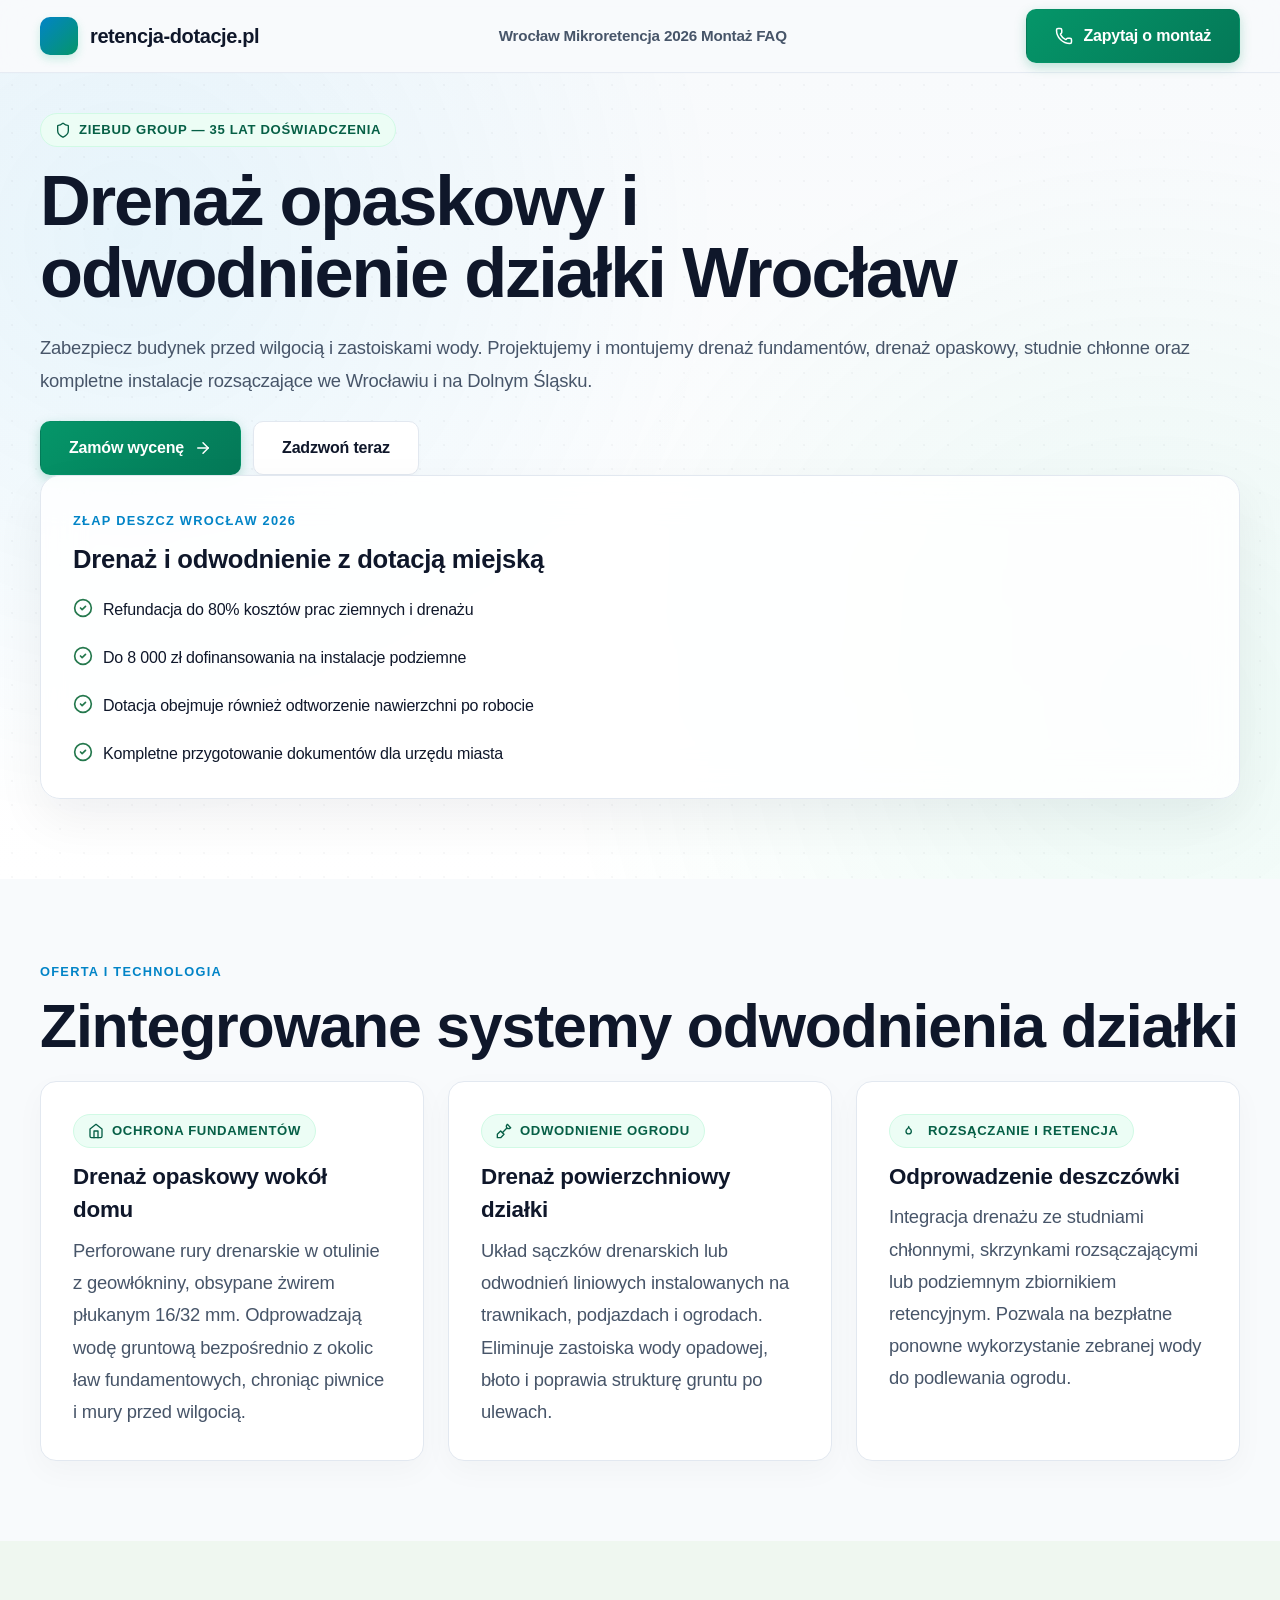
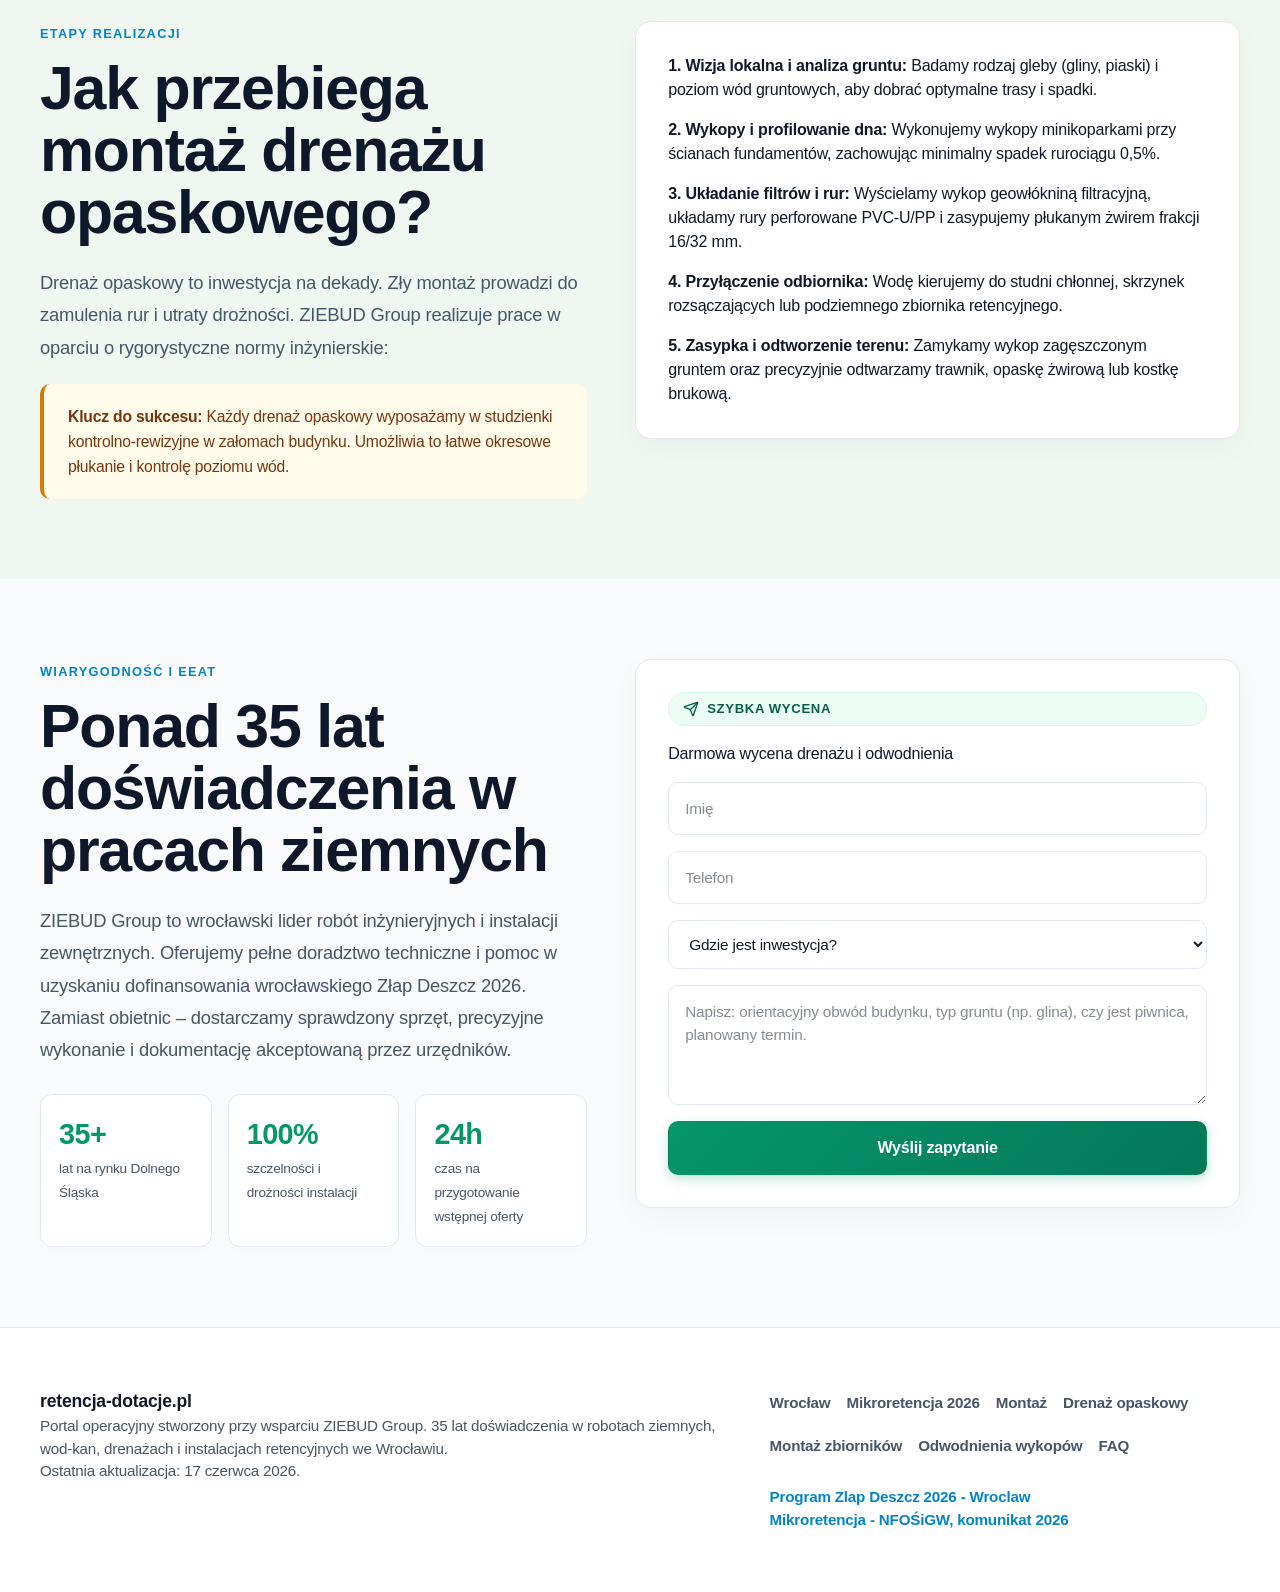
<file: drenaz.html>
<!DOCTYPE html>
<html lang="pl">
<head>
  <meta charset="utf-8"/>
  <meta name="viewport" content="width=device-width, initial-scale=1"/>
  <link rel="stylesheet" href="/_next/static/css/0559495da978e149.css?v=2" data-precedence="next"/>
  <title>Drenaż opaskowy Wrocław – drenaż fundamentów i odwodnienie działki | Retencja Dotacje</title>
  <meta name="description" content="Profesjonalny drenaż opaskowy, drenaż fundamentów oraz odwodnienie działki we Wrocławiu. ZIEBUD Group - 35 lat doświadczenia. Sprawdź dotacje Złap Deszcz 2026!"/>
  <meta property="og:title" content="Drenaż opaskowy i drenaż fundamentów Wrocław | Retencja Dotacje"/>
  <meta property="og:description" content="Profesjonalny drenaż opaskowy, drenaż fundamentów oraz odwodnienie działki we Wrocławiu. Zabezpiecz budynek przed wilgocią z dotacją Złap Deszcz."/>
  <meta property="og:url" content="https://retencja-dotacje.pl/drenaz"/>
  <meta property="og:site_name" content="retencja-dotacje.pl"/>
  <meta property="og:locale" content="pl_PL"/>
  <meta property="og:type" content="article"/>
  <link rel="canonical" href="https://retencja-dotacje.pl/drenaz"/>
</head>
<body>
  <div hidden=""><!--$--><!--/$--></div>
  
  <!-- JSON-LD Local Business -->
  <script type="application/ld+json">
  {
    "@context": "https://schema.org",
    "@type": "LocalBusiness",
    "name": "Retencja Dotacje by ZIEBUD Group",
    "url": "https://retencja-dotacje.pl",
    "telephone": "+48 602 481 688",
    "email": "ziebudexpert@gmail.com",
    "areaServed": ["Wroclaw", "Dolny Slask"],
    "description": "Portal operacyjny o dotacjach na deszczowke i mikroretencje, tworzony przy wsparciu ZIEBUD Group.",
    "knowsAbout": ["zbiorniki na deszczowke", "mikroretencja", "Zlap Deszcz Wroclaw", "montaz zbiornikow podziemnych", "drenaż opaskowy", "odwodnienia wykopów"]
  }
  </script>
  
  <!-- JSON-LD Article -->
  <script type="application/ld+json">
  {
    "@context": "https://schema.org",
    "@type": "Article",
    "headline": "Drenaż opaskowy Wrocław – drenaż fundamentów i odwodnienie działki",
    "description": "Profesjonalny drenaż opaskowy, drenaż fundamentów oraz odwodnienie działki we Wrocławiu. Zabezpiecz budynek przed wodą gruntową i deszczówką.",
    "dateModified": "2026-06-17",
    "inLanguage": "pl-PL",
    "author": {
      "@type": "Organization",
      "name": "ZIEBUD Group"
    },
    "publisher": {
      "@type": "Organization",
      "name": "ZIEBUD Group"
    },
    "mainEntityOfPage": "https://retencja-dotacje.pl/drenaz"
  }
  </script>

  <!-- JSON-LD Service -->
  <script type="application/ld+json">
  {
    "@context": "https://schema.org",
    "@type": "Service",
    "name": "Montaż drenażu opaskowego i odwodnień",
    "provider": {
      "@type": "LocalBusiness",
      "name": "ZIEBUD Group"
    },
    "areaServed": {
      "@type": "State",
      "name": "Dolnośląskie"
    },
    "description": "Kompleksowe odwodnienie działki, drenaż fundamentów, montaż studni chłonnych i odprowadzanie deszczówki do gruntu.",
    "offers": {
      "@type": "Offer",
      "priceCurrency": "PLN"
    }
  }
  </script>

  <header class="nav">
    <div class="container nav-inner">
      <a class="brand" href="/">
        <span class="brand-mark" aria-hidden="true"></span>
        <span>retencja-dotacje.pl</span>
      </a>
      <nav class="nav-links" aria-label="Glowne">
        <a href="/zlap-deszcz-wroclaw">Wrocław</a>
        <a href="/mikroretencja-2026">Mikroretencja 2026</a>
        <a href="/montaz-zbiornikow-na-deszczowke-wroclaw">Montaż</a>
        <a href="/faq-zbiorniki-dotacje">FAQ</a>
      </nav>
      <a class="button" href="tel:+48602481688">
        <svg xmlns="http://www.w3.org/2000/svg" width="18" height="18" viewBox="0 0 24 24" fill="none" stroke="currentColor" stroke-width="2" stroke-linecap="round" stroke-linejoin="round" class="lucide lucide-phone" aria-hidden="true">
          <path d="M13.832 16.568a1 1 0 0 0 1.213-.303l.355-.465A2 2 0 0 1 17 15h3a2 2 0 0 1 2 2v3a2 2 0 0 1-2 2A18 18 0 0 1 2 4a2 2 0 0 1 2-2h3a2 2 0 0 1 2 2v3a2 2 0 0 1-.8 1.6l-.468.351a1 1 0 0 0-.292 1.233 14 14 0 0 0 6.392 6.384"></path>
        </svg>
        <span>Zapytaj o montaż</span>
      </a>
    </div>
  </header>

  <main>
    <section class="hero">
      <div class="container hero-inner">
        <div>
          <span class="pill">
            <svg xmlns="http://www.w3.org/2000/svg" width="16" height="16" viewBox="0 0 24 24" fill="none" stroke="currentColor" stroke-width="2" stroke-linecap="round" stroke-linejoin="round" class="lucide lucide-shield" aria-hidden="true">
              <path d="M20 13c0 5-3.5 7.5-7.66 9.7a1 1 0 0 1-.68 0C7.5 20.5 4 18 4 13V6a1 1 0 0 1 1-1c2 0 4.5-1.2 6.24-2.72a1.17 1.17 0 0 1 1.52 0C14.51 3.8 17 5 19 5a1 1 0 0 1 1 1z"></path>
            </svg>
            ZIEBUD Group — 35 lat doświadczenia
          </span>
          <h1>Drenaż opaskowy i odwodnienie działki Wrocław</h1>
          <p class="lead">Zabezpiecz budynek przed wilgocią i zastoiskami wody. Projektujemy i montujemy drenaż fundamentów, drenaż opaskowy, studnie chłonne oraz kompletne instalacje rozsączające we Wrocławiu i na Dolnym Śląsku.</p>
          <div style="display:flex;flex-wrap:wrap;gap:12px;margin-top:24px">
            <a class="button" href="#kontakt">Zamów wycenę <svg xmlns="http://www.w3.org/2000/svg" width="18" height="18" viewBox="0 0 24 24" fill="none" stroke="currentColor" stroke-width="2" stroke-linecap="round" stroke-linejoin="round" class="lucide lucide-arrow-right" aria-hidden="true"><path d="M5 12h14"></path><path d="m12 5 7 7-7 7"></path></svg></a>
            <a class="button secondary" href="tel:+48602481688">Zadzwoń teraz</a>
          </div>
        </div>
        <div class="hero-panel">
          <span class="eyebrow">Złap Deszcz Wrocław 2026</span>
          <h2>Drenaż i odwodnienie z dotacją miejską</h2>
          <div class="grid">
            <p style="display:flex;gap:10px;margin:0">
              <svg xmlns="http://www.w3.org/2000/svg" width="20" height="20" viewBox="0 0 24 24" fill="none" stroke="#24784d" stroke-width="2" stroke-linecap="round" stroke-linejoin="round" class="lucide lucide-circle-check" aria-hidden="true"><circle cx="12" cy="12" r="10"></circle><path d="m9 12 2 2 4-4"></path></svg>
              <span>Refundacja do 80% kosztów prac ziemnych i drenażu</span>
            </p>
            <p style="display:flex;gap:10px;margin:0">
              <svg xmlns="http://www.w3.org/2000/svg" width="20" height="20" viewBox="0 0 24 24" fill="none" stroke="#24784d" stroke-width="2" stroke-linecap="round" stroke-linejoin="round" class="lucide lucide-circle-check" aria-hidden="true"><circle cx="12" cy="12" r="10"></circle><path d="m9 12 2 2 4-4"></path></svg>
              <span>Do 8 000 zł dofinansowania na instalacje podziemne</span>
            </p>
            <p style="display:flex;gap:10px;margin:0">
              <svg xmlns="http://www.w3.org/2000/svg" width="20" height="20" viewBox="0 0 24 24" fill="none" stroke="#24784d" stroke-width="2" stroke-linecap="round" stroke-linejoin="round" class="lucide lucide-circle-check" aria-hidden="true"><circle cx="12" cy="12" r="10"></circle><path d="m9 12 2 2 4-4"></path></svg>
              <span>Dotacja obejmuje również odtworzenie nawierzchni po robocie</span>
            </p>
            <p style="display:flex;gap:10px;margin:0">
              <svg xmlns="http://www.w3.org/2000/svg" width="20" height="20" viewBox="0 0 24 24" fill="none" stroke="#24784d" stroke-width="2" stroke-linecap="round" stroke-linejoin="round" class="lucide lucide-circle-check" aria-hidden="true"><circle cx="12" cy="12" r="10"></circle><path d="m9 12 2 2 4-4"></path></svg>
              <span>Kompletne przygotowanie dokumentów dla urzędu miasta</span>
            </p>
          </div>
        </div>
      </div>
    </section>

    <section class="section">
      <div class="container">
        <span class="eyebrow">Oferta i technologia</span>
        <h2 class="section-title">Zintegrowane systemy odwodnienia działki</h2>
        <div class="grid route-grid" style="grid-template-columns: repeat(auto-fit, minmax(280px, 1fr))">
          <div class="card route-card">
            <div>
              <span class="pill">
                <svg xmlns="http://www.w3.org/2000/svg" width="16" height="16" viewBox="0 0 24 24" fill="none" stroke="currentColor" stroke-width="2" stroke-linecap="round" stroke-linejoin="round" class="lucide lucide-home"><path d="m3 9 9-7 9 7v11a2 2 0 0 1-2 2H5a2 2 0 0 1-2-2z"></path><polyline points="9 22 9 12 15 12 15 22"></polyline></svg>
                Ochrona fundamentów
              </span>
              <h3>Drenaż opaskowy wokół domu</h3>
              <p class="lead">Perforowane rury drenarskie w otulinie z geowłókniny, obsypane żwirem płukanym 16/32 mm. Odprowadzają wodę gruntową bezpośrednio z okolic ław fundamentowych, chroniąc piwnice i mury przed wilgocią.</p>
            </div>
          </div>
          <div class="card route-card">
            <div>
              <span class="pill">
                <svg xmlns="http://www.w3.org/2000/svg" width="16" height="16" viewBox="0 0 24 24" fill="none" stroke="currentColor" stroke-width="2" stroke-linecap="round" stroke-linejoin="round" class="lucide lucide-shovel"><path d="M2 22v-5l5-5 5 5-5 5z"></path><path d="M9.5 14.5 16 8"></path><path d="m17 2 5 5-.5.5a3.53 3.53 0 0 1-5 0s0 0 0 0a3.53 3.53 0 0 1 0-5L17 2"></path></svg>
                Odwodnienie ogrodu
              </span>
              <h3>Drenaż powierzchniowy działki</h3>
              <p class="lead">Układ sączków drenarskich lub odwodnień liniowych instalowanych na trawnikach, podjazdach i ogrodach. Eliminuje zastoiska wody opadowej, błoto i poprawia strukturę gruntu po ulewach.</p>
            </div>
          </div>
          <div class="card route-card">
            <div>
              <span class="pill">
                <svg xmlns="http://www.w3.org/2000/svg" width="16" height="16" viewBox="0 0 24 24" fill="none" stroke="currentColor" stroke-width="2" stroke-linecap="round" stroke-linejoin="round" class="lucide lucide-droplet"><path d="M7 16.3c2.2 0 4-1.83 4-4.05 0-1.16-.57-2.26-1.71-3.19S7.29 6.75 7 5.3c-.29 1.45-1.14 2.84-2.29 3.76S3 11.1 3 12.25c0 2.22 1.8 4.05 4 4.05z"></path></svg>
                Rozsączanie i retencja
              </span>
              <h3>Odprowadzenie deszczówki</h3>
              <p class="lead">Integracja drenażu ze studniami chłonnymi, skrzynkami rozsączającymi lub podziemnym zbiornikiem retencyjnym. Pozwala na bezpłatne ponowne wykorzystanie zebranej wody do podlewania ogrodu.</p>
            </div>
          </div>
        </div>
      </div>
    </section>

    <section class="section" style="background:#eff7f0">
      <div class="container two-col">
        <div>
          <span class="eyebrow">Etapy realizacji</span>
          <h2 class="section-title">Jak przebiega montaż drenażu opaskowego?</h2>
          <p class="lead">Drenaż opaskowy to inwestycja na dekady. Zły montaż prowadzi do zamulenia rur i utraty drożności. ZIEBUD Group realizuje prace w oparciu o rygorystyczne normy inżynierskie:</p>
          <div class="notice" style="margin-top: 20px;">
            <strong>Klucz do sukcesu:</strong> Każdy drenaż opaskowy wyposażamy w studzienki kontrolno-rewizyjne w załomach budynku. Umożliwia to łatwe okresowe płukanie i kontrolę poziomu wód.
          </div>
        </div>
        <div class="card">
          <div style="display:flex; flex-direction:column; gap:16px;">
            <p style="margin:0"><strong>1. Wizja lokalna i analiza gruntu:</strong> Badamy rodzaj gleby (gliny, piaski) i poziom wód gruntowych, aby dobrać optymalne trasy i spadki.</p>
            <p style="margin:0"><strong>2. Wykopy i profilowanie dna:</strong> Wykonujemy wykopy minikoparkami przy ścianach fundamentów, zachowując minimalny spadek rurociągu 0,5%.</p>
            <p style="margin:0"><strong>3. Układanie filtrów i rur:</strong> Wyścielamy wykop geowłókniną filtracyjną, układamy rury perforowane PVC-U/PP i zasypujemy płukanym żwirem frakcji 16/32 mm.</p>
            <p style="margin:0"><strong>4. Przyłączenie odbiornika:</strong> Wodę kierujemy do studni chłonnej, skrzynek rozsączających lub podziemnego zbiornika retencyjnego.</p>
            <p style="margin:0"><strong>5. Zasypka i odtworzenie terenu:</strong> Zamykamy wykop zagęszczonym gruntem oraz precyzyjnie odtwarzamy trawnik, opaskę żwirową lub kostkę brukową.</p>
          </div>
        </div>
      </div>
    </section>

    <section class="section">
      <div class="container two-col">
        <div>
          <span class="eyebrow">Wiarygodność i EEAT</span>
          <h2 class="section-title">Ponad 35 lat doświadczenia w pracach ziemnych</h2>
          <p class="lead">ZIEBUD Group to wrocławski lider robót inżynieryjnych i instalacji zewnętrznych. Oferujemy pełne doradztwo techniczne i pomoc w uzyskaniu dofinansowania wrocławskiego Złap Deszcz 2026. Zamiast obietnic – dostarczamy sprawdzony sprzęt, precyzyjne wykonanie i dokumentację akceptowaną przez urzędników.</p>
          <div class="stat-row">
            <div class="stat">
              <strong>35+</strong>
              <span>lat na rynku Dolnego Śląska</span>
            </div>
            <div class="stat">
              <strong>100%</strong>
              <span>szczelności i drożności instalacji</span>
            </div>
            <div class="stat">
              <strong>24h</strong>
              <span>czas na przygotowanie wstępnej oferty</span>
            </div>
          </div>
        </div>
        
        <form class="card form" id="kontakt" action="javascript:throw new Error(&#x27;React form unexpectedly submitted.&#x27;)">
          <span class="pill">
            <svg xmlns="http://www.w3.org/2000/svg" width="16" height="16" viewBox="0 0 24 24" fill="none" stroke="currentColor" stroke-width="2" stroke-linecap="round" stroke-linejoin="round" class="lucide lucide-send" aria-hidden="true">
              <path d="M14.536 21.686a.5.5 0 0 0 .937-.024l6.5-19a.496.496 0 0 0-.635-.635l-19 6.5a.5.5 0 0 0-.024.937l7.93 3.18a2 2 0 0 1 1.112 1.11z"></path>
              <path d="m21.854 2.147-10.94 10.939"></path>
            </svg>
            Szybka wycena
          </span>
          <h2>Darmowa wycena drenażu i odwodnienia</h2>
          <input aria-label="Imie" placeholder="Imię" required="" name="name"/>
          <input aria-label="Telefon" placeholder="Telefon" required="" name="phone"/>
          <select aria-label="Lokalizacja" name="location" required="">
            <option value="">Gdzie jest inwestycja?</option>
            <option>Wrocław</option>
            <option>Dolny Śląsk</option>
            <option>Inny region</option>
          </select>
          <textarea aria-label="Opis" name="message" placeholder="Napisz: orientacyjny obwód budynku, typ gruntu (np. glina), czy jest piwnica, planowany termin." required=""></textarea>
          <input style="display:none" tabindex="-1" aria-hidden="true" name="company"/>
          <button class="button" type="submit">Wyślij zapytanie</button>
        </form>
      </div>
    </section>
  </main>

  <footer class="footer">
    <div class="container grid" style="grid-template-columns:1.2fr 0.8fr;gap:24px">
      <div>
        <strong>retencja-dotacje.pl</strong>
        <p>Portal operacyjny stworzony przy wsparciu ZIEBUD Group. 35 lat doświadczenia w robotach ziemnych, wod-kan, drenażach i instalacjach retencyjnych we Wrocławiu.</p>
        <p>Ostatnia aktualizacja: 17 czerwca 2026.</p>
      </div>
      <div class="grid">
        <div class="nav-links" style="display:flex;flex-wrap:wrap;gap:12px 16px">
          <a href="/zlap-deszcz-wroclaw">Wrocław</a>
          <a href="/mikroretencja-2026">Mikroretencja 2026</a>
          <a href="/montaz-zbiornikow-na-deszczowke-wroclaw">Montaż</a>
          <a href="/drenaz">Drenaż opaskowy</a>
          <a href="/montaz-zbiornikow-retencyjnych">Montaż zbiorników</a>
          <a href="/odwodnienia-wykopow">Odwodnienia wykopów</a>
          <a href="/faq-zbiorniki-dotacje">FAQ</a>
        </div>
        <div class="source-list">
          <p><a href="https://www.wroclaw.pl/zielony-wroclaw/zlap-deszcz" rel="noreferrer" target="_blank">Program Zlap Deszcz 2026 - Wroclaw</a></p>
          <p><a href="https://www.gov.pl/web/nfosigw/mikroretencja-w-domach-i-ogrodach--wkrotce-nabory-dla-grantobiorcow" rel="noreferrer" target="_blank">Mikroretencja - NFOŚiGW, komunikat 2026</a></p>
        </div>
      </div>
    </div>
  </footer>

  <script>
    document.getElementById('kontakt').addEventListener('submit', async function(e) {
      e.preventDefault();
      var form = e.target;
      var formData = new FormData(form);
      var data = Object.fromEntries(formData.entries());
      
      // basic honey pot check
      if (data.company) return;
      
      var submitButton = form.querySelector('button[type="submit"]');
      var originalText = submitButton.textContent;
      submitButton.disabled = true;
      submitButton.textContent = 'Wysyłanie...';
      
      try {
        var response = await fetch('/api/lead', {
          method: 'POST',
          headers: { 'Content-Type': 'application/json' },
          body: JSON.stringify(data)
        });
        if (response.ok) {
          var p = document.createElement('p');
          p.className = 'notice';
          p.textContent = 'Dziękujemy! Zapytanie zostało pomyślnie wysłane. Skontaktujemy się z Tobą wkrótce.';
          form.appendChild(p);
          submitButton.textContent = 'Wysłano';
          return;
        }
      } catch(err) {
        console.warn("API lead failed, falling back to mailto", err);
      }
      
      // Fallback to mailto
      var subject = encodeURIComponent("Zapytanie ze strony: Drenaż opaskowy");
      var body = encodeURIComponent(
        "Imię: " + (data.name || "") + "\n" +
        "Telefon: " + (data.phone || "") + "\n" +
        "Lokalizacja: " + (data.location || "") + "\n" +
        "Opis: " + (data.message || "")
      );
      window.location.href = "mailto:ziebudexpert@gmail.com?subject=" + subject + "&body=" + body;
      
      var p = document.createElement('p');
      p.className = 'notice';
      p.textContent = 'Otwarto program pocztowy. Jeżeli mail się nie utworzył automatycznie, prosimy o kontakt pod numerem +48 602 481 688.';
      form.appendChild(p);
      submitButton.disabled = false;
      submitButton.textContent = originalText;
    });
  </script>
</body>
</html>
</file>
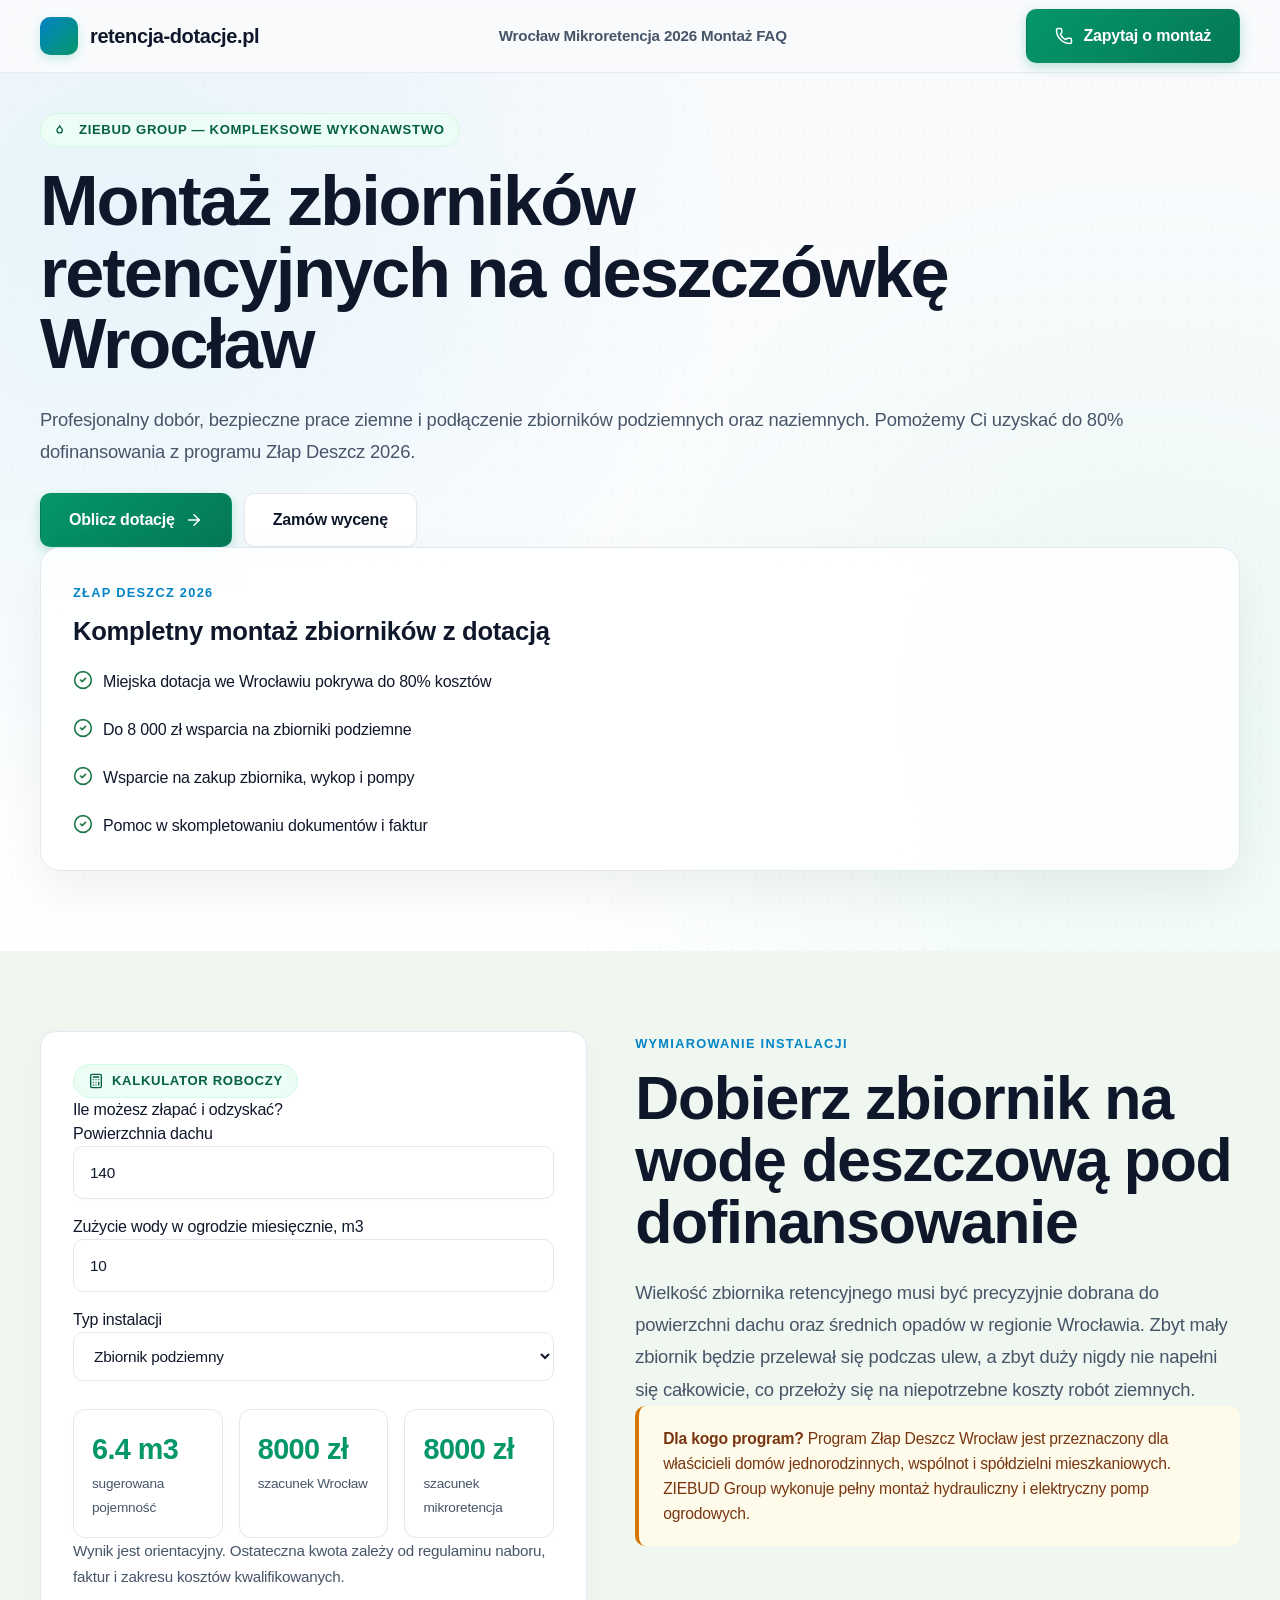
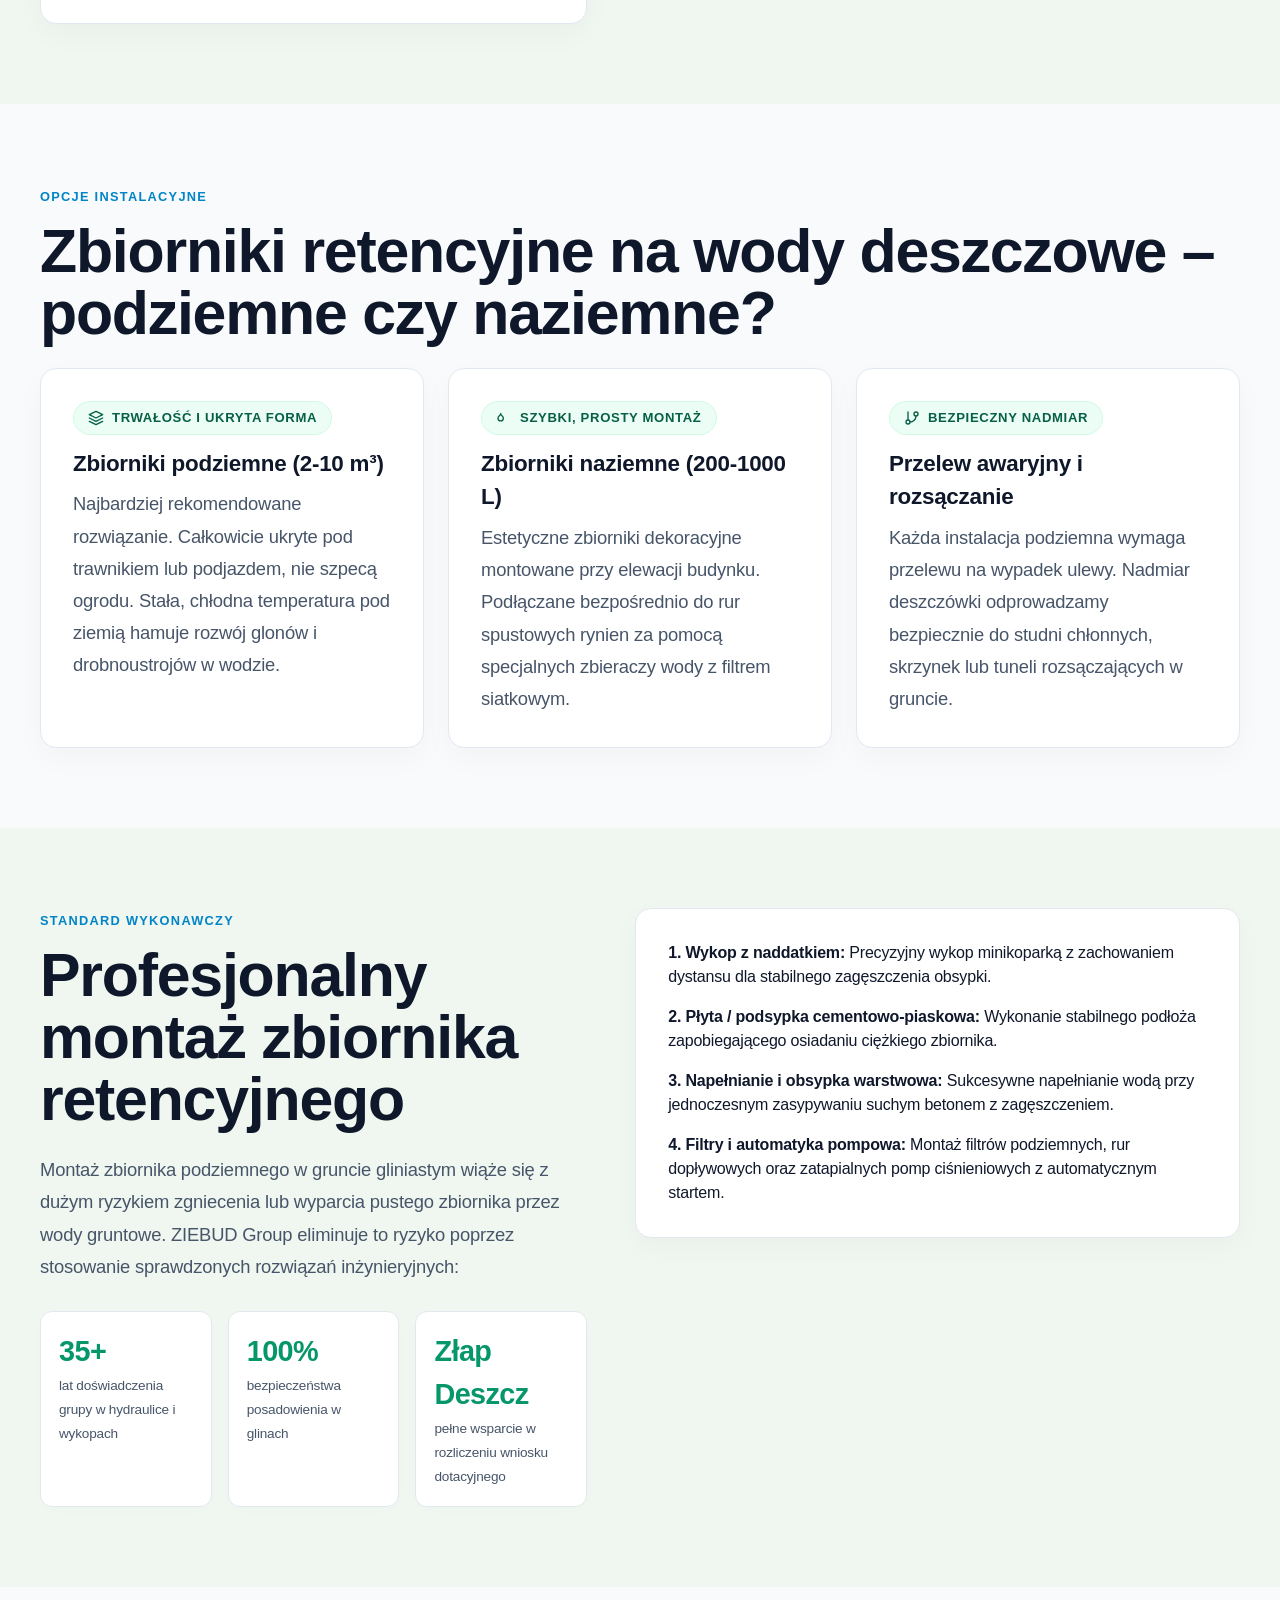
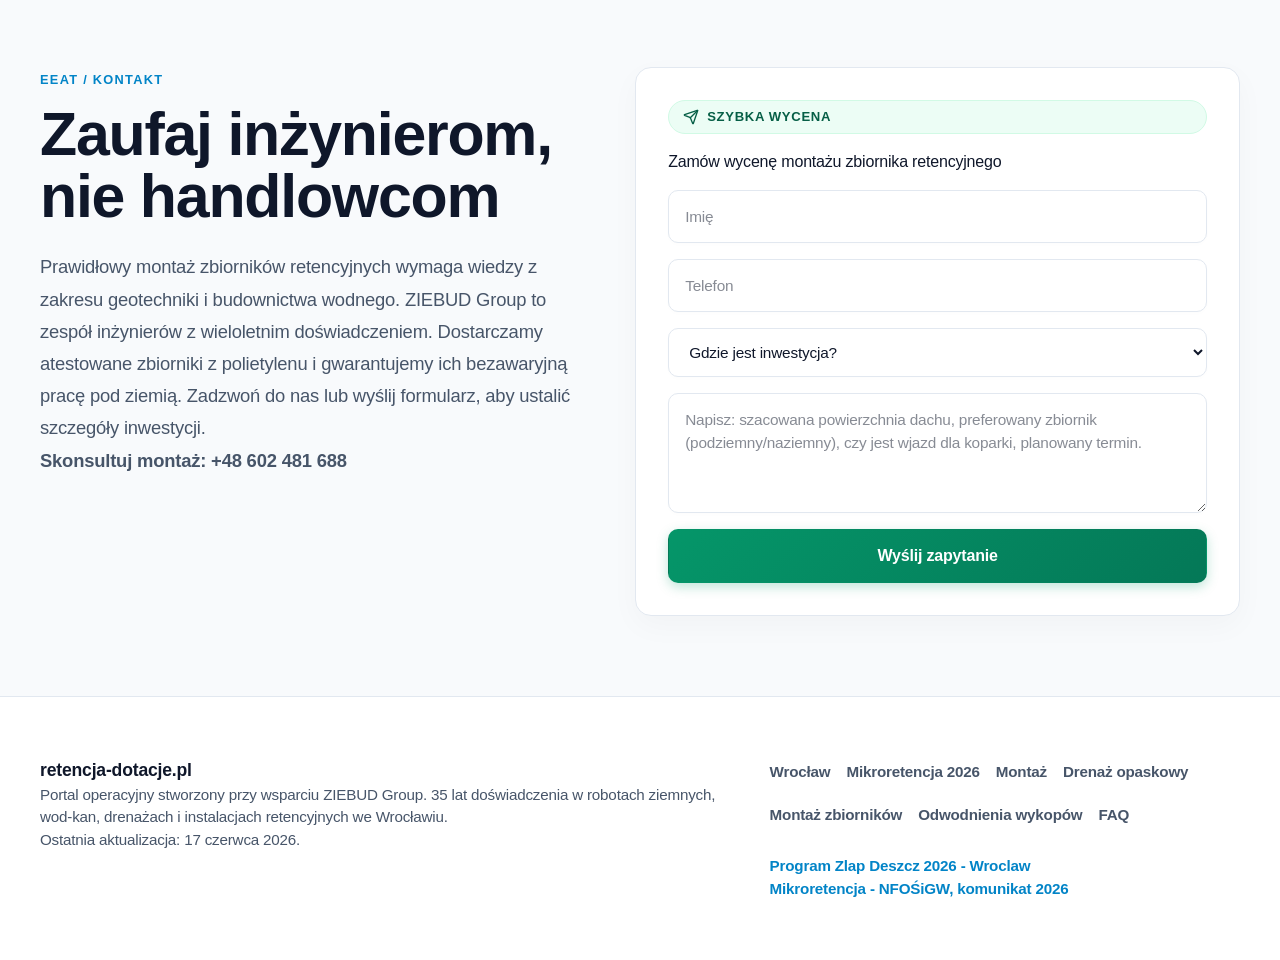
<file: montaz-zbiornikow-retencyjnych.html>
<!DOCTYPE html>
<html lang="pl">
<head>
  <meta charset="utf-8"/>
  <meta name="viewport" content="width=device-width, initial-scale=1"/>
  <link rel="stylesheet" href="/_next/static/css/0559495da978e149.css?v=2" data-precedence="next"/>
  <title>Montaż zbiorników retencyjnych na deszczówkę Wrocław | Retencja Dotacje</title>
  <meta name="description" content="Kompleksowy montaż zbiorników retencyjnych na wodę deszczową we Wrocławiu. Zbiorniki podziemne i naziemne z dotacją do 80% kosztów. ZIEBUD Group."/>
  <meta property="og:title" content="Montaż zbiorników retencyjnych na deszczówkę Wrocław | Retencja Dotacje"/>
  <meta property="og:description" content="Profesjonalny montaż zbiorników na wodę deszczową z dotacją Złap Deszcz. Zbiorniki podziemne i naziemne. ZIEBUD Group - 35 lat doświadczenia."/>
  <meta property="og:url" content="https://retencja-dotacje.pl/montaz-zbiornikow-retencyjnych"/>
  <meta property="og:site_name" content="retencja-dotacje.pl"/>
  <meta property="og:locale" content="pl_PL"/>
  <meta property="og:type" content="article"/>
  <link rel="canonical" href="https://retencja-dotacje.pl/montaz-zbiornikow-retencyjnych"/>
</head>
<body>
  <div hidden=""><!--$--><!--/$--></div>
  
  <!-- JSON-LD Local Business -->
  <script type="application/ld+json">
  {
    "@context": "https://schema.org",
    "@type": "LocalBusiness",
    "name": "Retencja Dotacje by ZIEBUD Group",
    "url": "https://retencja-dotacje.pl",
    "telephone": "+48 602 481 688",
    "email": "ziebudexpert@gmail.com",
    "areaServed": ["Wroclaw", "Dolny Slask"],
    "description": "Portal operacyjny o dotacjach na deszczowke i mikroretencje, tworzony przy wsparciu ZIEBUD Group.",
    "knowsAbout": ["zbiorniki na deszczowke", "mikroretencja", "Zlap Deszcz Wroclaw", "montaz zbiornikow podziemnych", "drenaż opaskowy", "odwodnienia wykopów", "zbiorniki retencyjne na wody deszczowe"]
  }
  </script>
  
  <!-- JSON-LD Article -->
  <script type="application/ld+json">
  {
    "@context": "https://schema.org",
    "@type": "Article",
    "headline": "Montaż zbiorników retencyjnych na wodę deszczową Wrocław",
    "description": "Profesjonalny montaż zbiorników retencyjnych na deszczówkę. Kompletne systemy retencji wody deszczowej z dotacją miejską.",
    "dateModified": "2026-06-17",
    "inLanguage": "pl-PL",
    "author": {
      "@type": "Organization",
      "name": "ZIEBUD Group"
    },
    "publisher": {
      "@type": "Organization",
      "name": "ZIEBUD Group"
    },
    "mainEntityOfPage": "https://retencja-dotacje.pl/montaz-zbiornikow-retencyjnych"
  }
  </script>

  <!-- JSON-LD Service -->
  <script type="application/ld+json">
  {
    "@context": "https://schema.org",
    "@type": "Service",
    "name": "Montaż zbiorników retencyjnych na wodę deszczową",
    "provider": {
      "@type": "LocalBusiness",
      "name": "ZIEBUD Group"
    },
    "areaServed": {
      "@type": "State",
      "name": "Dolnośląskie"
    },
    "description": "Dobór, prace ziemne, osadzenie, podłączenie do rynien, przelewy awaryjne oraz dokumentacja dotacyjna dla zbiorników retencyjnych.",
    "offers": {
      "@type": "Offer",
      "priceCurrency": "PLN"
    }
  }
  </script>

  <header class="nav">
    <div class="container nav-inner">
      <a class="brand" href="/">
        <span class="brand-mark" aria-hidden="true"></span>
        <span>retencja-dotacje.pl</span>
      </a>
      <nav class="nav-links" aria-label="Glowne">
        <a href="/zlap-deszcz-wroclaw">Wrocław</a>
        <a href="/mikroretencja-2026">Mikroretencja 2026</a>
        <a href="/montaz-zbiornikow-na-deszczowke-wroclaw">Montaż</a>
        <a href="/faq-zbiorniki-dotacje">FAQ</a>
      </nav>
      <a class="button" href="tel:+48602481688">
        <svg xmlns="http://www.w3.org/2000/svg" width="18" height="18" viewBox="0 0 24 24" fill="none" stroke="currentColor" stroke-width="2" stroke-linecap="round" stroke-linejoin="round" class="lucide lucide-phone" aria-hidden="true">
          <path d="M13.832 16.568a1 1 0 0 0 1.213-.303l.355-.465A2 2 0 0 1 17 15h3a2 2 0 0 1 2 2v3a2 2 0 0 1-2 2A18 18 0 0 1 2 4a2 2 0 0 1 2-2h3a2 2 0 0 1 2 2v3a2 2 0 0 1-.8 1.6l-.468.351a1 1 0 0 0-.292 1.233 14 14 0 0 0 6.392 6.384"></path>
        </svg>
        <span>Zapytaj o montaż</span>
      </a>
    </div>
  </header>

  <main>
    <section class="hero">
      <div class="container hero-inner">
        <div>
          <span class="pill">
            <svg xmlns="http://www.w3.org/2000/svg" width="16" height="16" viewBox="0 0 24 24" fill="none" stroke="currentColor" stroke-width="2" stroke-linecap="round" stroke-linejoin="round" class="lucide lucide-droplet" aria-hidden="true">
              <path d="M7 16.3c2.2 0 4-1.83 4-4.05 0-1.16-.57-2.26-1.71-3.19S7.29 6.75 7 5.3c-.29 1.45-1.14 2.84-2.29 3.76S3 11.1 3 12.25c0 2.22 1.8 4.05 4 4.05z"></path>
            </svg>
            ZIEBUD Group — Kompleksowe wykonawstwo
          </span>
          <h1>Montaż zbiorników retencyjnych na deszczówkę Wrocław</h1>
          <p class="lead">Profesjonalny dobór, bezpieczne prace ziemne i podłączenie zbiorników podziemnych oraz naziemnych. Pomożemy Ci uzyskać do 80% dofinansowania z programu Złap Deszcz 2026.</p>
          <div style="display:flex;flex-wrap:wrap;gap:12px;margin-top:24px">
            <a class="button" href="#kalkulator">Oblicz dotację <svg xmlns="http://www.w3.org/2000/svg" width="18" height="18" viewBox="0 0 24 24" fill="none" stroke="currentColor" stroke-width="2" stroke-linecap="round" stroke-linejoin="round" class="lucide lucide-arrow-right" aria-hidden="true"><path d="M5 12h14"></path><path d="m12 5 7 7-7 7"></path></svg></a>
            <a class="button secondary" href="#kontakt">Zamów wycenę</a>
          </div>
        </div>
        <div class="hero-panel">
          <span class="eyebrow">Złap Deszcz 2026</span>
          <h2>Kompletny montaż zbiorników z dotacją</h2>
          <div class="grid">
            <p style="display:flex;gap:10px;margin:0">
              <svg xmlns="http://www.w3.org/2000/svg" width="20" height="20" viewBox="0 0 24 24" fill="none" stroke="#24784d" stroke-width="2" stroke-linecap="round" stroke-linejoin="round" class="lucide lucide-circle-check" aria-hidden="true"><circle cx="12" cy="12" r="10"></circle><path d="m9 12 2 2 4-4"></path></svg>
              <span>Miejska dotacja we Wrocławiu pokrywa do 80% kosztów</span>
            </p>
            <p style="display:flex;gap:10px;margin:0">
              <svg xmlns="http://www.w3.org/2000/svg" width="20" height="20" viewBox="0 0 24 24" fill="none" stroke="#24784d" stroke-width="2" stroke-linecap="round" stroke-linejoin="round" class="lucide lucide-circle-check" aria-hidden="true"><circle cx="12" cy="12" r="10"></circle><path d="m9 12 2 2 4-4"></path></svg>
              <span>Do 8 000 zł wsparcia na zbiorniki podziemne</span>
            </p>
            <p style="display:flex;gap:10px;margin:0">
              <svg xmlns="http://www.w3.org/2000/svg" width="20" height="20" viewBox="0 0 24 24" fill="none" stroke="#24784d" stroke-width="2" stroke-linecap="round" stroke-linejoin="round" class="lucide lucide-circle-check" aria-hidden="true"><circle cx="12" cy="12" r="10"></circle><path d="m9 12 2 2 4-4"></path></svg>
              <span>Wsparcie na zakup zbiornika, wykop i pompy</span>
            </p>
            <p style="display:flex;gap:10px;margin:0">
              <svg xmlns="http://www.w3.org/2000/svg" width="20" height="20" viewBox="0 0 24 24" fill="none" stroke="#24784d" stroke-width="2" stroke-linecap="round" stroke-linejoin="round" class="lucide lucide-circle-check" aria-hidden="true"><circle cx="12" cy="12" r="10"></circle><path d="m9 12 2 2 4-4"></path></svg>
              <span>Pomoc w skompletowaniu dokumentów i faktur</span>
            </p>
          </div>
        </div>
      </div>
    </section>

    <section class="section" style="background:#eff7f0">
      <div class="container two-col">
        <div class="card" id="kalkulator">
          <span class="pill">
            <svg xmlns="http://www.w3.org/2000/svg" width="16" height="16" viewBox="0 0 24 24" fill="none" stroke="currentColor" stroke-width="2" stroke-linecap="round" stroke-linejoin="round" class="lucide lucide-calculator" aria-hidden="true">
              <rect width="16" height="20" x="4" y="2" rx="2"></rect>
              <line x1="8" x2="16" y1="6" y2="6"></line>
              <line x1="16" x2="16" y1="14" y2="18"></line>
              <path d="M16 10h.01"></path>
              <path d="M12 10h.01"></path>
              <path d="M8 10h.01"></path>
              <path d="M12 14h.01"></path>
              <path d="M8 14h.01"></path>
              <path d="M12 18h.01"></path>
              <path d="M8 18h.01"></path>
            </svg>
            Kalkulator roboczy
          </span>
          <h2>Ile możesz złapać i odzyskać?</h2>
          <div class="form">
            <label>Powierzchnia dachu<input min="40" max="500" type="number" value="140"/></label>
            <label>Zużycie wody w ogrodzie miesięcznie, m3<input min="1" max="60" type="number" value="10"/></label>
            <label>Typ instalacji
              <select>
                <option value="underground" selected="">Zbiornik podziemny</option>
                <option value="above">Zbiornik naziemny</option>
              </select>
            </label>
          </div>
          <div class="stat-row">
            <div class="stat"><strong>6.4 m3</strong><span>sugerowana pojemność</span></div>
            <div class="stat"><strong>8000 zł</strong><span>szacunek Wrocław</span></div>
            <div class="stat"><strong>8000 zł</strong><span>szacunek mikroretencja</span></div>
          </div>
          <p class="lead" style="font-size:0.95rem">Wynik jest orientacyjny. Ostateczna kwota zależy od regulaminu naboru, faktur i zakresu kosztów kwalifikowanych.</p>
        </div>
        <div>
          <span class="eyebrow">Wymiarowanie instalacji</span>
          <h2 class="section-title">Dobierz zbiornik na wodę deszczową pod dofinansowanie</h2>
          <p class="lead">Wielkość zbiornika retencyjnego musi być precyzyjnie dobrana do powierzchni dachu oraz średnich opadów w regionie Wrocławia. Zbyt mały zbiornik będzie przelewał się podczas ulew, a zbyt duży nigdy nie napełni się całkowicie, co przełoży się na niepotrzebne koszty robót ziemnych.</p>
          <div class="notice">
            <strong>Dla kogo program?</strong> Program Złap Deszcz Wrocław jest przeznaczony dla właścicieli domów jednorodzinnych, wspólnot i spółdzielni mieszkaniowych. ZIEBUD Group wykonuje pełny montaż hydrauliczny i elektryczny pomp ogrodowych.
          </div>
        </div>
      </div>
    </section>

    <section class="section">
      <div class="container">
        <span class="eyebrow">Opcje instalacyjne</span>
        <h2 class="section-title">Zbiorniki retencyjne na wody deszczowe – podziemne czy naziemne?</h2>
        <div class="grid route-grid" style="grid-template-columns: repeat(auto-fit, minmax(280px, 1fr))">
          <div class="card route-card">
            <div>
              <span class="pill">
                <svg xmlns="http://www.w3.org/2000/svg" width="16" height="16" viewBox="0 0 24 24" fill="none" stroke="currentColor" stroke-width="2" stroke-linecap="round" stroke-linejoin="round" class="lucide lucide-layers"><polygon points="12 2 2 7 12 12 22 7 12 2"></polygon><polyline points="2 17 12 22 22 17"></polyline><polyline points="2 12 12 17 22 12"></polyline></svg>
                Trwałość i ukryta forma
              </span>
              <h3>Zbiorniki podziemne (2-10 m³)</h3>
              <p class="lead">Najbardziej rekomendowane rozwiązanie. Całkowicie ukryte pod trawnikiem lub podjazdem, nie szpecą ogrodu. Stała, chłodna temperatura pod ziemią hamuje rozwój glonów i drobnoustrojów w wodzie.</p>
            </div>
          </div>
          <div class="card route-card">
            <div>
              <span class="pill">
                <svg xmlns="http://www.w3.org/2000/svg" width="16" height="16" viewBox="0 0 24 24" fill="none" stroke="currentColor" stroke-width="2" stroke-linecap="round" stroke-linejoin="round" class="lucide lucide-droplet"><path d="M7 16.3c2.2 0 4-1.83 4-4.05 0-1.16-.57-2.26-1.71-3.19S7.29 6.75 7 5.3c-.29 1.45-1.14 2.84-2.29 3.76S3 11.1 3 12.25c0 2.22 1.8 4.05 4 4.05z"></path></svg>
                Szybki, prosty montaż
              </span>
              <h3>Zbiorniki naziemne (200-1000 L)</h3>
              <p class="lead">Estetyczne zbiorniki dekoracyjne montowane przy elewacji budynku. Podłączane bezpośrednio do rur spustowych rynien za pomocą specjalnych zbieraczy wody z filtrem siatkowym.</p>
            </div>
          </div>
          <div class="card route-card">
            <div>
              <span class="pill">
                <svg xmlns="http://www.w3.org/2000/svg" width="16" height="16" viewBox="0 0 24 24" fill="none" stroke="currentColor" stroke-width="2" stroke-linecap="round" stroke-linejoin="round" class="lucide lucide-git-branch"><line x1="6" x2="6" y1="3" y2="15"></line><circle cx="18" cy="6" r="3"></circle><circle cx="6" cy="18" r="3"></circle><path d="M18 9a9 9 0 0 1-9 9"></path></svg>
                Bezpieczny nadmiar
              </span>
              <h3>Przelew awaryjny i rozsączanie</h3>
              <p class="lead">Każda instalacja podziemna wymaga przelewu na wypadek ulewy. Nadmiar deszczówki odprowadzamy bezpiecznie do studni chłonnych, skrzynek lub tuneli rozsączających w gruncie.</p>
            </div>
          </div>
        </div>
      </div>
    </section>

    <section class="section" style="background:#eff7f0">
      <div class="container two-col">
        <div>
          <span class="eyebrow">Standard wykonawczy</span>
          <h2 class="section-title">Profesjonalny montaż zbiornika retencyjnego</h2>
          <p class="lead">Montaż zbiornika podziemnego w gruncie gliniastym wiąże się z dużym ryzykiem zgniecenia lub wyparcia pustego zbiornika przez wody gruntowe. ZIEBUD Group eliminuje to ryzyko poprzez stosowanie sprawdzonych rozwiązań inżynieryjnych:</p>
          <div class="stat-row">
            <div class="stat">
              <strong>35+</strong>
              <span>lat doświadczenia grupy w hydraulice i wykopach</span>
            </div>
            <div class="stat">
              <strong>100%</strong>
              <span>bezpieczeństwa posadowienia w glinach</span>
            </div>
            <div class="stat">
              <strong>Złap Deszcz</strong>
              <span>pełne wsparcie w rozliczeniu wniosku dotacyjnego</span>
            </div>
          </div>
        </div>
        <div class="card">
          <div style="display:flex; flex-direction:column; gap:16px;">
            <p style="margin:0"><strong>1. Wykop z naddatkiem:</strong> Precyzyjny wykop minikoparką z zachowaniem dystansu dla stabilnego zagęszczenia obsypki.</p>
            <p style="margin:0"><strong>2. Płyta / podsypka cementowo-piaskowa:</strong> Wykonanie stabilnego podłoża zapobiegającego osiadaniu ciężkiego zbiornika.</p>
            <p style="margin:0"><strong>3. Napełnianie i obsypka warstwowa:</strong> Sukcesywne napełnianie wodą przy jednoczesnym zasypywaniu suchym betonem z zagęszczeniem.</p>
            <p style="margin:0"><strong>4. Filtry i automatyka pompowa:</strong> Montaż filtrów podziemnych, rur dopływowych oraz zatapialnych pomp ciśnieniowych z automatycznym startem.</p>
          </div>
        </div>
      </div>
    </section>

    <section class="section">
      <div class="container two-col">
        <div>
          <span class="eyebrow">EEAT / Kontakt</span>
          <h2 class="section-title">Zaufaj inżynierom, nie handlowcom</h2>
          <p class="lead">Prawidłowy montaż zbiorników retencyjnych wymaga wiedzy z zakresu geotechniki i budownictwa wodnego. ZIEBUD Group to zespół inżynierów z wieloletnim doświadczeniem. Dostarczamy atestowane zbiorniki z polietylenu i gwarantujemy ich bezawaryjną pracę pod ziemią. Zadzwoń do nas lub wyślij formularz, aby ustalić szczegóły inwestycji.</p>
          <p class="lead" style="font-weight: 600;">Skonsultuj montaż: <a href="tel:+48602481688">+48 602 481 688</a></p>
        </div>
        
        <form class="card form" id="kontakt" action="javascript:throw new Error(&#x27;React form unexpectedly submitted.&#x27;)">
          <span class="pill">
            <svg xmlns="http://www.w3.org/2000/svg" width="16" height="16" viewBox="0 0 24 24" fill="none" stroke="currentColor" stroke-width="2" stroke-linecap="round" stroke-linejoin="round" class="lucide lucide-send" aria-hidden="true">
              <path d="M14.536 21.686a.5.5 0 0 0 .937-.024l6.5-19a.496.496 0 0 0-.635-.635l-19 6.5a.5.5 0 0 0-.024.937l7.93 3.18a2 2 0 0 1 1.112 1.11z"></path>
              <path d="m21.854 2.147-10.94 10.939"></path>
            </svg>
            Szybka wycena
          </span>
          <h2>Zamów wycenę montażu zbiornika retencyjnego</h2>
          <input aria-label="Imie" placeholder="Imię" required="" name="name"/>
          <input aria-label="Telefon" placeholder="Telefon" required="" name="phone"/>
          <select aria-label="Lokalizacja" name="location" required="">
            <option value="">Gdzie jest inwestycja?</option>
            <option>Wrocław</option>
            <option>Dolny Śląsk</option>
            <option>Inny region</option>
          </select>
          <textarea aria-label="Opis" name="message" placeholder="Napisz: szacowana powierzchnia dachu, preferowany zbiornik (podziemny/naziemny), czy jest wjazd dla koparki, planowany termin." required=""></textarea>
          <input style="display:none" tabindex="-1" aria-hidden="true" name="company"/>
          <button class="button" type="submit">Wyślij zapytanie</button>
        </form>
      </div>
    </section>
  </main>

  <footer class="footer">
    <div class="container grid" style="grid-template-columns:1.2fr 0.8fr;gap:24px">
      <div>
        <strong>retencja-dotacje.pl</strong>
        <p>Portal operacyjny stworzony przy wsparciu ZIEBUD Group. 35 lat doświadczenia w robotach ziemnych, wod-kan, drenażach i instalacjach retencyjnych we Wrocławiu.</p>
        <p>Ostatnia aktualizacja: 17 czerwca 2026.</p>
      </div>
      <div class="grid">
        <div class="nav-links" style="display:flex;flex-wrap:wrap;gap:12px 16px">
          <a href="/zlap-deszcz-wroclaw">Wrocław</a>
          <a href="/mikroretencja-2026">Mikroretencja 2026</a>
          <a href="/montaz-zbiornikow-na-deszczowke-wroclaw">Montaż</a>
          <a href="/drenaz">Drenaż opaskowy</a>
          <a href="/montaz-zbiornikow-retencyjnych">Montaż zbiorników</a>
          <a href="/odwodnienia-wykopow">Odwodnienia wykopów</a>
          <a href="/faq-zbiorniki-dotacje">FAQ</a>
        </div>
        <div class="source-list">
          <p><a href="https://www.wroclaw.pl/zielony-wroclaw/zlap-deszcz" rel="noreferrer" target="_blank">Program Zlap Deszcz 2026 - Wroclaw</a></p>
          <p><a href="https://www.gov.pl/web/nfosigw/mikroretencja-w-domach-i-ogrodach--wkrotce-nabory-dla-grantobiorcow" rel="noreferrer" target="_blank">Mikroretencja - NFOŚiGW, komunikat 2026</a></p>
        </div>
      </div>
    </div>
  </footer>

  <script>
    document.getElementById('kontakt').addEventListener('submit', async function(e) {
      e.preventDefault();
      var form = e.target;
      var formData = new FormData(form);
      var data = Object.fromEntries(formData.entries());
      
      // honey pot
      if (data.company) return;
      
      var submitButton = form.querySelector('button[type="submit"]');
      var originalText = submitButton.textContent;
      submitButton.disabled = true;
      submitButton.textContent = 'Wysyłanie...';
      
      try {
        var response = await fetch('/api/lead', {
          method: 'POST',
          headers: { 'Content-Type': 'application/json' },
          body: JSON.stringify(data)
        });
        if (response.ok) {
          var p = document.createElement('p');
          p.className = 'notice';
          p.textContent = 'Dziękujemy! Zapytanie zostało pomyślnie wysłane. Skontaktujemy się z Tobą wkrótce.';
          form.appendChild(p);
          submitButton.textContent = 'Wysłano';
          return;
        }
      } catch(err) {
        console.warn("API lead failed, falling back to mailto", err);
      }
      
      // Fallback
      var subject = encodeURIComponent("Zapytanie: Montaż zbiorników retencyjnych");
      var body = encodeURIComponent(
        "Imię: " + (data.name || "") + "\n" +
        "Telefon: " + (data.phone || "") + "\n" +
        "Lokalizacja: " + (data.location || "") + "\n" +
        "Opis: " + (data.message || "")
      );
      window.location.href = "mailto:ziebudexpert@gmail.com?subject=" + subject + "&body=" + body;
      
      var p = document.createElement('p');
      p.className = 'notice';
      p.textContent = 'Otwarto program pocztowy. Jeżeli mail się nie utworzył automatycznie, prosimy o kontakt pod numerem +48 602 481 688.';
      form.appendChild(p);
      submitButton.disabled = false;
      submitButton.textContent = originalText;
    });
  </script>
</body>
</html>
</file>
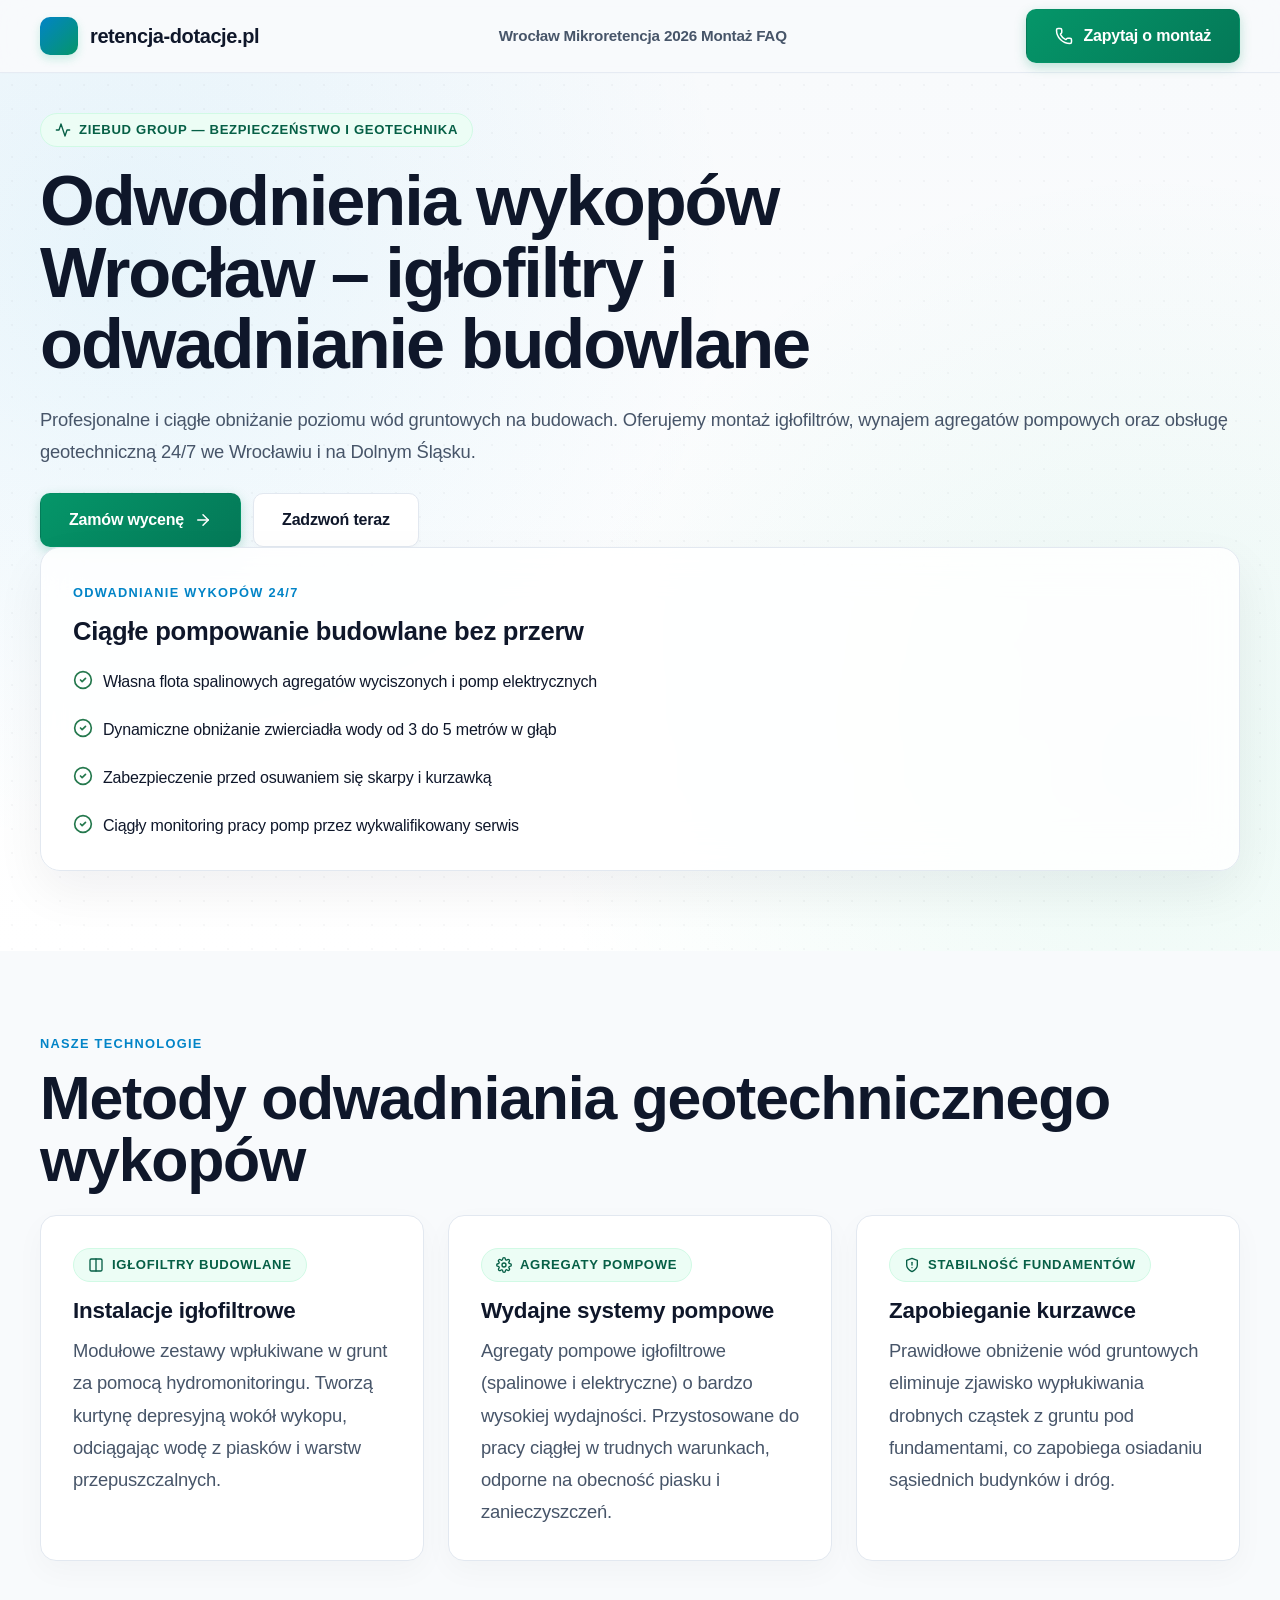
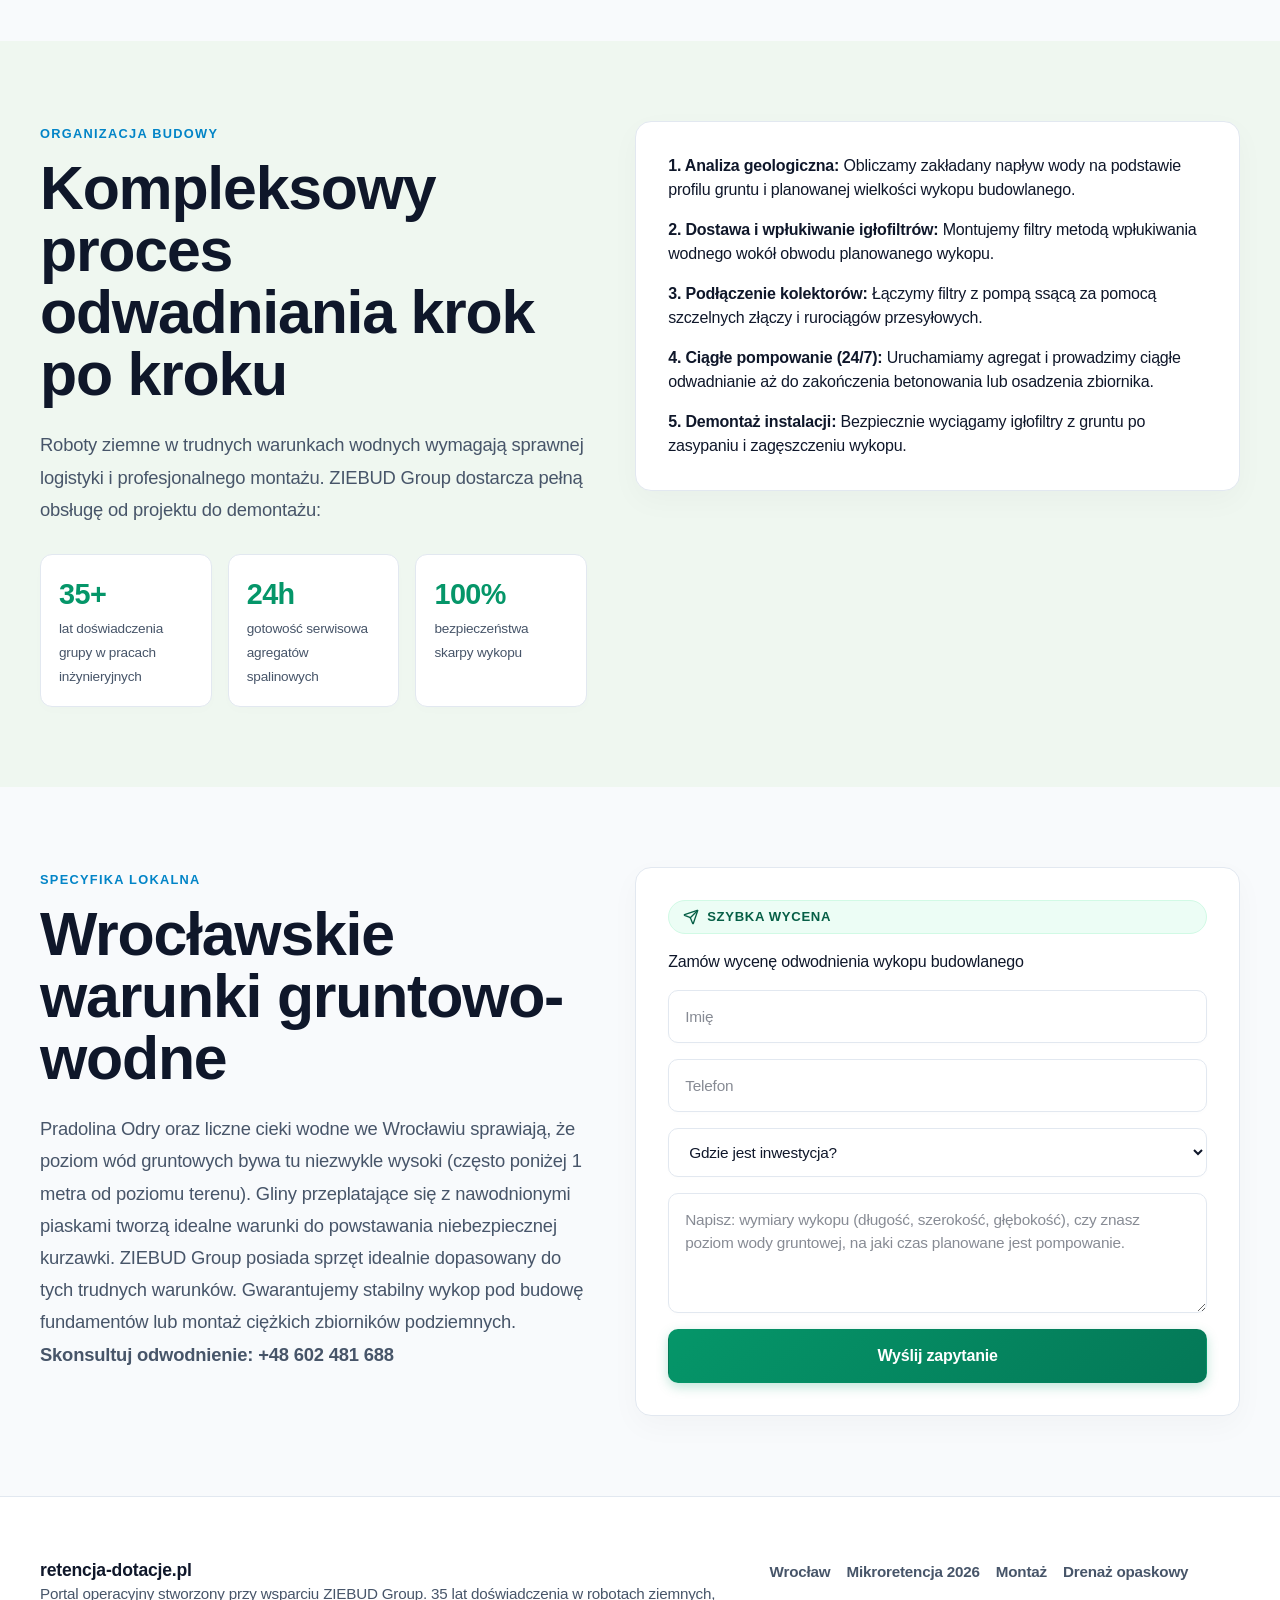
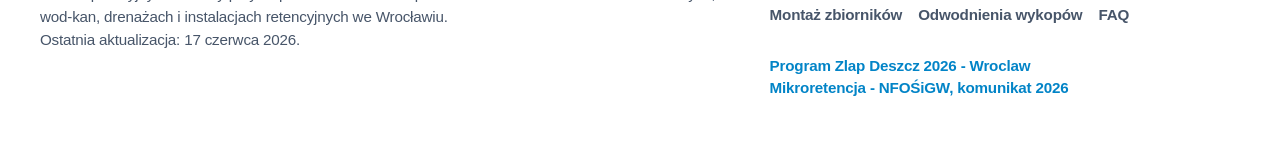
<file: odwodnienia-wykopow.html>
<!DOCTYPE html>
<html lang="pl">
<head>
  <meta charset="utf-8"/>
  <meta name="viewport" content="width=device-width, initial-scale=1"/>
  <link rel="stylesheet" href="/_next/static/css/0559495da978e149.css?v=2" data-precedence="next"/>
  <title>Odwodnienia wykopów Wrocław – igłofiltry i odwadnianie budowlane | Retencja Dotacje</title>
  <meta name="description" content="Profesjonalne odwodnienia wykopów we Wrocławiu i na Dolnym Śląsku. Odwadnianie geotechniczne, montaż igłofiltrów oraz obniżanie poziomu wód gruntowych. ZIEBUD Group."/>
  <meta property="og:title" content="Odwodnienia wykopów Wrocław – igłofiltry | Retencja Dotacje"/>
  <meta property="og:description" content="Odwadnianie geotechniczne, obniżanie poziomu wód gruntowych oraz igłofiltry we Wrocławiu. Zabezpiecz wykop budowlany z ZIEBUD Group."/>
  <meta property="og:url" content="https://retencja-dotacje.pl/odwodnienia-wykopow"/>
  <meta property="og:site_name" content="retencja-dotacje.pl"/>
  <meta property="og:locale" content="pl_PL"/>
  <meta property="og:type" content="article"/>
  <link rel="canonical" href="https://retencja-dotacje.pl/odwodnienia-wykopow"/>
</head>
<body>
  <div hidden=""><!--$--><!--/$--></div>
  
  <!-- JSON-LD Local Business -->
  <script type="application/ld+json">
  {
    "@context": "https://schema.org",
    "@type": "LocalBusiness",
    "name": "Retencja Dotacje by ZIEBUD Group",
    "url": "https://retencja-dotacje.pl",
    "telephone": "+48 602 481 688",
    "email": "ziebudexpert@gmail.com",
    "areaServed": ["Wroclaw", "Dolny Slask"],
    "description": "Portal operacyjny o dotacjach na deszczowke i mikroretencje, tworzony przy wsparciu ZIEBUD Group.",
    "knowsAbout": ["zbiorniki na deszczowke", "mikroretencja", "Zlap Deszcz Wroclaw", "montaz zbiornikow podziemnych", "drenaż opaskowy", "odwodnienia wykopów", "igłofiltry"]
  }
  </script>
  
  <!-- JSON-LD Article -->
  <script type="application/ld+json">
  {
    "@context": "https://schema.org",
    "@type": "Article",
    "headline": "Odwodnienia wykopów Wrocław – igłofiltry i odwadnianie budowlane",
    "description": "Profesjonalne usługi odwadniania geotechnicznego i wykopów budowlanych we Wrocławiu. Obniżanie poziomu wód gruntowych za pomocą igłofiltrów.",
    "dateModified": "2026-06-17",
    "inLanguage": "pl-PL",
    "author": {
      "@type": "Organization",
      "name": "ZIEBUD Group"
    },
    "publisher": {
      "@type": "Organization",
      "name": "ZIEBUD Group"
    },
    "mainEntityOfPage": "https://retencja-dotacje.pl/odwodnienia-wykopow"
  }
  </script>

  <!-- JSON-LD Service -->
  <script type="application/ld+json">
  {
    "@context": "https://schema.org",
    "@type": "Service",
    "name": "Odwodnienia wykopów i igłofiltry",
    "provider": {
      "@type": "LocalBusiness",
      "name": "ZIEBUD Group"
    },
    "areaServed": {
      "@type": "State",
      "name": "Dolnośląskie"
    },
    "description": "Odwadnianie geotechniczne wykopów budowlanych, instalacja igłofiltrów, obniżanie zwierciadła wód gruntowych oraz pompowanie wody.",
    "offers": {
      "@type": "Offer",
      "priceCurrency": "PLN"
    }
  }
  </script>

  <header class="nav">
    <div class="container nav-inner">
      <a class="brand" href="/">
        <span class="brand-mark" aria-hidden="true"></span>
        <span>retencja-dotacje.pl</span>
      </a>
      <nav class="nav-links" aria-label="Glowne">
        <a href="/zlap-deszcz-wroclaw">Wrocław</a>
        <a href="/mikroretencja-2026">Mikroretencja 2026</a>
        <a href="/montaz-zbiornikow-na-deszczowke-wroclaw">Montaż</a>
        <a href="/faq-zbiorniki-dotacje">FAQ</a>
      </nav>
      <a class="button" href="tel:+48602481688">
        <svg xmlns="http://www.w3.org/2000/svg" width="18" height="18" viewBox="0 0 24 24" fill="none" stroke="currentColor" stroke-width="2" stroke-linecap="round" stroke-linejoin="round" class="lucide lucide-phone" aria-hidden="true">
          <path d="M13.832 16.568a1 1 0 0 0 1.213-.303l.355-.465A2 2 0 0 1 17 15h3a2 2 0 0 1 2 2v3a2 2 0 0 1-2 2A18 18 0 0 1 2 4a2 2 0 0 1 2-2h3a2 2 0 0 1 2 2v3a2 2 0 0 1-.8 1.6l-.468.351a1 1 0 0 0-.292 1.233 14 14 0 0 0 6.392 6.384"></path>
        </svg>
        <span>Zapytaj o montaż</span>
      </a>
    </div>
  </header>

  <main>
    <section class="hero">
      <div class="container hero-inner">
        <div>
          <span class="pill">
            <svg xmlns="http://www.w3.org/2000/svg" width="16" height="16" viewBox="0 0 24 24" fill="none" stroke="currentColor" stroke-width="2" stroke-linecap="round" stroke-linejoin="round" class="lucide lucide-activity" aria-hidden="true">
              <path d="M22 12h-4l-3 9L9 3l-3 9H2"></path>
            </svg>
            ZIEBUD Group — Bezpieczeństwo i geotechnika
          </span>
          <h1>Odwodnienia wykopów Wrocław – igłofiltry i odwadnianie budowlane</h1>
          <p class="lead">Profesjonalne i ciągłe obniżanie poziomu wód gruntowych na budowach. Oferujemy montaż igłofiltrów, wynajem agregatów pompowych oraz obsługę geotechniczną 24/7 we Wrocławiu i na Dolnym Śląsku.</p>
          <div style="display:flex;flex-wrap:wrap;gap:12px;margin-top:24px">
            <a class="button" href="#kontakt">Zamów wycenę <svg xmlns="http://www.w3.org/2000/svg" width="18" height="18" viewBox="0 0 24 24" fill="none" stroke="currentColor" stroke-width="2" stroke-linecap="round" stroke-linejoin="round" class="lucide lucide-arrow-right" aria-hidden="true"><path d="M5 12h14"></path><path d="m12 5 7 7-7 7"></path></svg></a>
            <a class="button secondary" href="tel:+48602481688">Zadzwoń teraz</a>
          </div>
        </div>
        <div class="hero-panel">
          <span class="eyebrow">Odwadnianie Wykopów 24/7</span>
          <h2>Ciągłe pompowanie budowlane bez przerw</h2>
          <div class="grid">
            <p style="display:flex;gap:10px;margin:0">
              <svg xmlns="http://www.w3.org/2000/svg" width="20" height="20" viewBox="0 0 24 24" fill="none" stroke="#24784d" stroke-width="2" stroke-linecap="round" stroke-linejoin="round" class="lucide lucide-circle-check" aria-hidden="true"><circle cx="12" cy="12" r="10"></circle><path d="m9 12 2 2 4-4"></path></svg>
              <span>Własna flota spalinowych agregatów wyciszonych i pomp elektrycznych</span>
            </p>
            <p style="display:flex;gap:10px;margin:0">
              <svg xmlns="http://www.w3.org/2000/svg" width="20" height="20" viewBox="0 0 24 24" fill="none" stroke="#24784d" stroke-width="2" stroke-linecap="round" stroke-linejoin="round" class="lucide lucide-circle-check" aria-hidden="true"><circle cx="12" cy="12" r="10"></circle><path d="m9 12 2 2 4-4"></path></svg>
              <span>Dynamiczne obniżanie zwierciadła wody od 3 do 5 metrów w głąb</span>
            </p>
            <p style="display:flex;gap:10px;margin:0">
              <svg xmlns="http://www.w3.org/2000/svg" width="20" height="20" viewBox="0 0 24 24" fill="none" stroke="#24784d" stroke-width="2" stroke-linecap="round" stroke-linejoin="round" class="lucide lucide-circle-check" aria-hidden="true"><circle cx="12" cy="12" r="10"></circle><path d="m9 12 2 2 4-4"></path></svg>
              <span>Zabezpieczenie przed osuwaniem się skarpy i kurzawką</span>
            </p>
            <p style="display:flex;gap:10px;margin:0">
              <svg xmlns="http://www.w3.org/2000/svg" width="20" height="20" viewBox="0 0 24 24" fill="none" stroke="#24784d" stroke-width="2" stroke-linecap="round" stroke-linejoin="round" class="lucide lucide-circle-check" aria-hidden="true"><circle cx="12" cy="12" r="10"></circle><path d="m9 12 2 2 4-4"></path></svg>
              <span>Ciągły monitoring pracy pomp przez wykwalifikowany serwis</span>
            </p>
          </div>
        </div>
      </div>
    </section>

    <section class="section">
      <div class="container">
        <span class="eyebrow">Nasze technologie</span>
        <h2 class="section-title">Metody odwadniania geotechnicznego wykopów</h2>
        <div class="grid route-grid" style="grid-template-columns: repeat(auto-fit, minmax(280px, 1fr))">
          <div class="card route-card">
            <div>
              <span class="pill">
                <svg xmlns="http://www.w3.org/2000/svg" width="16" height="16" viewBox="0 0 24 24" fill="none" stroke="currentColor" stroke-width="2" stroke-linecap="round" stroke-linejoin="round" class="lucide lucide-columns"><rect width="18" height="18" x="3" y="3" rx="2"></rect><path d="M12 3v18"></path></svg>
                Igłofiltry budowlane
              </span>
              <h3>Instalacje igłofiltrowe</h3>
              <p class="lead">Modułowe zestawy wpłukiwane w grunt za pomocą hydromonitoringu. Tworzą kurtynę depresyjną wokół wykopu, odciągając wodę z piasków i warstw przepuszczalnych.</p>
            </div>
          </div>
          <div class="card route-card">
            <div>
              <span class="pill">
                <svg xmlns="http://www.w3.org/2000/svg" width="16" height="16" viewBox="0 0 24 24" fill="none" stroke="currentColor" stroke-width="2" stroke-linecap="round" stroke-linejoin="round" class="lucide lucide-cog"><circle cx="12" cy="12" r="3"></circle><path d="M19.4 15a1.65 1.65 0 0 0 .33 1.82l.06.06a2 2 0 1 1-2.83 2.83l-.06-.06a1.65 1.65 0 0 0-1.82-.33 1.65 1.65 0 0 0-1 1.51V21a2 2 0 0 1-4 0v-.09A1.65 1.65 0 0 0 9 19.4a1.65 1.65 0 0 0-1.82.33l-.06.06a2 2 0 1 1-2.83-2.83l.06-.06a1.65 1.65 0 0 0 .33-1.82 1.65 1.65 0 0 0-1.51-1H3a2 2 0 0 1 0-4h.09A1.65 1.65 0 0 0 4.6 9a1.65 1.65 0 0 0-.33-1.82l-.06-.06a2 2 0 1 1 2.83-2.83l.06.06a1.65 1.65 0 0 0 1.82.33H9a1.65 1.65 0 0 0 1-1.51V3a2 2 0 0 1 4 0v.09a1.65 1.65 0 0 0 1 1.51 1.65 1.65 0 0 0 1.82-.33l.06-.06a2 2 0 1 1 2.83 2.83l-.06.06a1.65 1.65 0 0 0-.33 1.82V9a1.65 1.65 0 0 0 1.51 1H21a2 2 0 0 1 0 4h-.09a1.65 1.65 0 0 0-1.51 1z"></path></svg>
                Agregaty pompowe
              </span>
              <h3>Wydajne systemy pompowe</h3>
              <p class="lead">Agregaty pompowe igłofiltrowe (spalinowe i elektryczne) o bardzo wysokiej wydajności. Przystosowane do pracy ciągłej w trudnych warunkach, odporne na obecność piasku i zanieczyszczeń.</p>
            </div>
          </div>
          <div class="card route-card">
            <div>
              <span class="pill">
                <svg xmlns="http://www.w3.org/2000/svg" width="16" height="16" viewBox="0 0 24 24" fill="none" stroke="currentColor" stroke-width="2" stroke-linecap="round" stroke-linejoin="round" class="lucide lucide-shield-alert"><path d="M12 22s8-4 8-10V5l-8-3-8 3v7c0 6 8 10 8 10z"></path><line x1="12" x2="12" y1="8" y2="12"></line><line x1="12" x2="12.01" y1="16" y2="16"></line></svg>
                Stabilność fundamentów
              </span>
              <h3>Zapobieganie kurzawce</h3>
              <p class="lead">Prawidłowe obniżenie wód gruntowych eliminuje zjawisko wypłukiwania drobnych cząstek z gruntu pod fundamentami, co zapobiega osiadaniu sąsiednich budynków i dróg.</p>
            </div>
          </div>
        </div>
      </div>
    </section>

    <section class="section" style="background:#eff7f0">
      <div class="container two-col">
        <div>
          <span class="eyebrow">Organizacja budowy</span>
          <h2 class="section-title">Kompleksowy proces odwadniania krok po kroku</h2>
          <p class="lead">Roboty ziemne w trudnych warunkach wodnych wymagają sprawnej logistyki i profesjonalnego montażu. ZIEBUD Group dostarcza pełną obsługę od projektu do demontażu:</p>
          <div class="stat-row">
            <div class="stat">
              <strong>35+</strong>
              <span>lat doświadczenia grupy w pracach inżynieryjnych</span>
            </div>
            <div class="stat">
              <strong>24h</strong>
              <span>gotowość serwisowa agregatów spalinowych</span>
            </div>
            <div class="stat">
              <strong>100%</strong>
              <span>bezpieczeństwa skarpy wykopu</span>
            </div>
          </div>
        </div>
        <div class="card">
          <div style="display:flex; flex-direction:column; gap:16px;">
            <p style="margin:0"><strong>1. Analiza geologiczna:</strong> Obliczamy zakładany napływ wody na podstawie profilu gruntu i planowanej wielkości wykopu budowlanego.</p>
            <p style="margin:0"><strong>2. Dostawa i wpłukiwanie igłofiltrów:</strong> Montujemy filtry metodą wpłukiwania wodnego wokół obwodu planowanego wykopu.</p>
            <p style="margin:0"><strong>3. Podłączenie kolektorów:</strong> Łączymy filtry z pompą ssącą za pomocą szczelnych złączy i rurociągów przesyłowych.</p>
            <p style="margin:0"><strong>4. Ciągłe pompowanie (24/7):</strong> Uruchamiamy agregat i prowadzimy ciągłe odwadnianie aż do zakończenia betonowania lub osadzenia zbiornika.</p>
            <p style="margin:0"><strong>5. Demontaż instalacji:</strong> Bezpiecznie wyciągamy igłofiltry z gruntu po zasypaniu i zagęszczeniu wykopu.</p>
          </div>
        </div>
      </div>
    </section>

    <section class="section">
      <div class="container two-col">
        <div>
          <span class="eyebrow">Specyfika lokalna</span>
          <h2 class="section-title">Wrocławskie warunki gruntowo-wodne</h2>
          <p class="lead">Pradolina Odry oraz liczne cieki wodne we Wrocławiu sprawiają, że poziom wód gruntowych bywa tu niezwykle wysoki (często poniżej 1 metra od poziomu terenu). Gliny przeplatające się z nawodnionymi piaskami tworzą idealne warunki do powstawania niebezpiecznej kurzawki. ZIEBUD Group posiada sprzęt idealnie dopasowany do tych trudnych warunków. Gwarantujemy stabilny wykop pod budowę fundamentów lub montaż ciężkich zbiorników podziemnych.</p>
          <p class="lead" style="font-weight: 600;">Skonsultuj odwodnienie: <a href="tel:+48602481688">+48 602 481 688</a></p>
        </div>
        
        <form class="card form" id="kontakt" action="javascript:throw new Error(&#x27;React form unexpectedly submitted.&#x27;)">
          <span class="pill">
            <svg xmlns="http://www.w3.org/2000/svg" width="16" height="16" viewBox="0 0 24 24" fill="none" stroke="currentColor" stroke-width="2" stroke-linecap="round" stroke-linejoin="round" class="lucide lucide-send" aria-hidden="true">
              <path d="M14.536 21.686a.5.5 0 0 0 .937-.024l6.5-19a.496.496 0 0 0-.635-.635l-19 6.5a.5.5 0 0 0-.024.937l7.93 3.18a2 2 0 0 1 1.112 1.11z"></path>
              <path d="m21.854 2.147-10.94 10.939"></path>
            </svg>
            Szybka wycena
          </span>
          <h2>Zamów wycenę odwodnienia wykopu budowlanego</h2>
          <input aria-label="Imie" placeholder="Imię" required="" name="name"/>
          <input aria-label="Telefon" placeholder="Telefon" required="" name="phone"/>
          <select aria-label="Lokalizacja" name="location" required="">
            <option value="">Gdzie jest inwestycja?</option>
            <option>Wrocław</option>
            <option>Dolny Śląsk</option>
            <option>Inny region</option>
          </select>
          <textarea aria-label="Opis" name="message" placeholder="Napisz: wymiary wykopu (długość, szerokość, głębokość), czy znasz poziom wody gruntowej, na jaki czas planowane jest pompowanie." required=""></textarea>
          <input style="display:none" tabindex="-1" aria-hidden="true" name="company"/>
          <button class="button" type="submit">Wyślij zapytanie</button>
        </form>
      </div>
    </section>
  </main>

  <footer class="footer">
    <div class="container grid" style="grid-template-columns:1.2fr 0.8fr;gap:24px">
      <div>
        <strong>retencja-dotacje.pl</strong>
        <p>Portal operacyjny stworzony przy wsparciu ZIEBUD Group. 35 lat doświadczenia w robotach ziemnych, wod-kan, drenażach i instalacjach retencyjnych we Wrocławiu.</p>
        <p>Ostatnia aktualizacja: 17 czerwca 2026.</p>
      </div>
      <div class="grid">
        <div class="nav-links" style="display:flex;flex-wrap:wrap;gap:12px 16px">
          <a href="/zlap-deszcz-wroclaw">Wrocław</a>
          <a href="/mikroretencja-2026">Mikroretencja 2026</a>
          <a href="/montaz-zbiornikow-na-deszczowke-wroclaw">Montaż</a>
          <a href="/drenaz">Drenaż opaskowy</a>
          <a href="/montaz-zbiornikow-retencyjnych">Montaż zbiorników</a>
          <a href="/odwodnienia-wykopow">Odwodnienia wykopów</a>
          <a href="/faq-zbiorniki-dotacje">FAQ</a>
        </div>
        <div class="source-list">
          <p><a href="https://www.wroclaw.pl/zielony-wroclaw/zlap-deszcz" rel="noreferrer" target="_blank">Program Zlap Deszcz 2026 - Wroclaw</a></p>
          <p><a href="https://www.gov.pl/web/nfosigw/mikroretencja-w-domach-i-ogrodach--wkrotce-nabory-dla-grantobiorcow" rel="noreferrer" target="_blank">Mikroretencja - NFOŚiGW, komunikat 2026</a></p>
        </div>
      </div>
    </div>
  </footer>

  <script>
    document.getElementById('kontakt').addEventListener('submit', async function(e) {
      e.preventDefault();
      var form = e.target;
      var formData = new FormData(form);
      var data = Object.fromEntries(formData.entries());
      
      // honey pot
      if (data.company) return;
      
      var submitButton = form.querySelector('button[type="submit"]');
      var originalText = submitButton.textContent;
      submitButton.disabled = true;
      submitButton.textContent = 'Wysyłanie...';
      
      try {
        var response = await fetch('/api/lead', {
          method: 'POST',
          headers: { 'Content-Type': 'application/json' },
          body: JSON.stringify(data)
        });
        if (response.ok) {
          var p = document.createElement('p');
          p.className = 'notice';
          p.textContent = 'Dziękujemy! Zapytanie zostało pomyślnie wysłane. Skontaktujemy się z Tobą wkrótce.';
          form.appendChild(p);
          submitButton.textContent = 'Wysłano';
          return;
        }
      } catch(err) {
        console.warn("API lead failed, falling back to mailto", err);
      }
      
      // Fallback
      var subject = encodeURIComponent("Zapytanie: Odwodnienia wykopów");
      var body = encodeURIComponent(
        "Imię: " + (data.name || "") + "\n" +
        "Telefon: " + (data.phone || "") + "\n" +
        "Lokalizacja: " + (data.location || "") + "\n" +
        "Opis: " + (data.message || "")
      );
      window.location.href = "mailto:ziebudexpert@gmail.com?subject=" + subject + "&body=" + body;
      
      var p = document.createElement('p');
      p.className = 'notice';
      p.textContent = 'Otwarto program pocztowy. Jeżeli mail się nie utworzył automatycznie, prosimy o kontakt pod numerem +48 602 481 688.';
      form.appendChild(p);
      submitButton.disabled = false;
      submitButton.textContent = originalText;
    });
  </script>
</body>
</html>
</file>
<file: _next/static/css/0559495da978e149.css>
/*! tailwindcss v4.3.0 | MIT License | https://tailwindcss.com */@layer theme{:host,:root{--font-sans:ui-sans-serif,system-ui,sans-serif,"Apple Color Emoji","Segoe UI Emoji","Segoe UI Symbol","Noto Color Emoji";--font-mono:ui-monospace,SFMono-Regular,Menlo,Monaco,Consolas,"Liberation Mono","Courier New",monospace;--default-font-family:var(--font-sans);--default-mono-font-family:var(--font-mono)}}@layer base{*,::backdrop,:after,:before{box-sizing:border-box;border:0 solid;margin:0;padding:0}::file-selector-button{box-sizing:border-box;border:0 solid;margin:0;padding:0}:host,html{-webkit-text-size-adjust:100%;tab-size:4;line-height:1.5;font-family:var(--default-font-family,ui-sans-serif,system-ui,sans-serif,"Apple Color Emoji","Segoe UI Emoji","Segoe UI Symbol","Noto Color Emoji");font-feature-settings:var(--default-font-feature-settings,normal);font-variation-settings:var(--default-font-variation-settings,normal);-webkit-tap-highlight-color:transparent}hr{height:0;color:inherit;border-top-width:1px}abbr:where([title]){-webkit-text-decoration:underline dotted;text-decoration:underline dotted}h1,h2,h3,h4,h5,h6{font-size:inherit;font-weight:inherit}a{color:inherit;-webkit-text-decoration:inherit;text-decoration:inherit}b,strong{font-weight:bolder}code,kbd,pre,samp{font-family:var(--default-mono-font-family,ui-monospace,SFMono-Regular,Menlo,Monaco,Consolas,"Liberation Mono","Courier New",monospace);font-feature-settings:var(--default-mono-font-feature-settings,normal);font-variation-settings:var(--default-mono-font-variation-settings,normal);font-size:1em}small{font-size:80%}sub,sup{vertical-align:baseline;font-size:75%;line-height:0;position:relative}sub{bottom:-.25em}sup{top:-.5em}table{text-indent:0;border-color:inherit;border-collapse:collapse}:-moz-focusring{outline:auto}progress{vertical-align:baseline}summary{display:list-item}menu,ol,ul{list-style:none}audio,canvas,embed,iframe,img,object,svg,video{vertical-align:middle;display:block}img,video{max-width:100%;height:auto}button,input,optgroup,select,textarea{font:inherit;font-feature-settings:inherit;font-variation-settings:inherit;letter-spacing:inherit;color:inherit;opacity:1;background-color:#0000;border-radius:0}::file-selector-button{font:inherit;font-feature-settings:inherit;font-variation-settings:inherit;letter-spacing:inherit;color:inherit;opacity:1;background-color:#0000;border-radius:0}:where(select:is([multiple],[size])) optgroup{font-weight:bolder}:where(select:is([multiple],[size])) optgroup option{padding-inline-start:20px}::file-selector-button{margin-inline-end:4px}::placeholder{opacity:1}@supports (not ((-webkit-appearance:-apple-pay-button))) or (contain-intrinsic-size:1px){::placeholder{color:currentColor}@supports (color:color-mix(in lab,red,red)){::placeholder{color:color-mix(in oklab,currentcolor 50%,transparent)}}}textarea{resize:vertical}::-webkit-search-decoration{-webkit-appearance:none}::-webkit-date-and-time-value{min-height:1lh;text-align:inherit}::-webkit-datetime-edit{display:inline-flex}::-webkit-datetime-edit-fields-wrapper{padding:0}::-webkit-datetime-edit,::-webkit-datetime-edit-year-field{padding-block:0}::-webkit-datetime-edit-day-field,::-webkit-datetime-edit-month-field{padding-block:0}::-webkit-datetime-edit-hour-field,::-webkit-datetime-edit-minute-field{padding-block:0}::-webkit-datetime-edit-millisecond-field,::-webkit-datetime-edit-second-field{padding-block:0}::-webkit-datetime-edit-meridiem-field{padding-block:0}::-webkit-calendar-picker-indicator{line-height:1}:-moz-ui-invalid{box-shadow:none}button,input:where([type=button],[type=reset],[type=submit]){appearance:button}::file-selector-button{appearance:button}::-webkit-inner-spin-button,::-webkit-outer-spin-button{height:auto}[hidden]:where(:not([hidden=until-found])){display:none!important}}@layer components;@layer utilities{.container{width:100%}@media (min-width:40rem){.container{max-width:40rem}}@media (min-width:48rem){.container{max-width:48rem}}@media (min-width:64rem){.container{max-width:64rem}}@media (min-width:80rem){.container{max-width:80rem}}@media (min-width:96rem){.container{max-width:96rem}}.flex{display:flex}.grid{display:grid}}

@import url('https://fonts.googleapis.com/css2?family=Plus+Jakarta+Sans:wght@300;400;500;600;700;800&family=Outfit:wght@300;400;500;600;700;800;900&display=swap');

:root {
  --ink: #0f172a;       /* Slate 900 */
  --muted: #475569;     /* Slate 600 */
  --paper: #f8fafc;     /* Slate 50 - clean premium light grey-blue */
  --line: #e2e8f0;      /* Slate 200 */
  --leaf: #059669;      /* Emerald 600 - vibrant green */
  --leaf-glow: rgba(16, 185, 129, 0.08);
  --water: #0284c7;     /* Sky 600 - vibrant blue */
  --water-glow: rgba(14, 165, 233, 0.08);
  --sun: #d97706;       /* Amber 600 */
  --clay: #ea580c;      /* Orange 600 */
}

* {
  box-sizing: border-box;
}

html {
  scroll-behavior: smooth;
}

body {
  background: var(--paper);
  color: var(--ink);
  letter-spacing: -0.012em;
  margin: 0;
  font-family: 'Plus Jakarta Sans', 'Outfit', -apple-system, BlinkMacSystemFont, "Segoe UI", Roboto, sans-serif;
  -webkit-font-smoothing: antialiased;
}

a {
  color: inherit;
  text-decoration: none;
  transition: all 0.2s ease;
}

button, input, select, textarea {
  font: inherit;
}

.container {
  width: min(1200px, 100% - 32px);
  margin: 0 auto;
}

.eyebrow {
  color: var(--water);
  letter-spacing: 0.1em;
  text-transform: uppercase;
  font-size: 0.8rem;
  font-weight: 800;
  font-family: 'Outfit', sans-serif;
}

.section {
  padding: 80px 0;
}

.section-title {
  margin: 12px 0 24px;
  font-size: clamp(2.2rem, 5vw, 3.8rem);
  line-height: 1.02;
  font-weight: 800;
  font-family: 'Outfit', sans-serif;
  letter-spacing: -0.02em;
}

.lead {
  color: var(--muted);
  font-size: 1.15rem;
  line-height: 1.75;
}

.grid {
  gap: 24px;
  display: grid;
}

.card {
  border: 1px solid var(--line);
  background: #ffffff;
  border-radius: 16px;
  padding: 32px;
  box-shadow: 0 10px 30px rgba(15, 23, 42, 0.03);
  transition: all 0.3s cubic-bezier(0.4, 0, 0.2, 1);
}

.card:hover {
  transform: translateY(-6px);
  box-shadow: 0 20px 40px rgba(15, 23, 42, 0.08);
  border-color: #a7f3d0; /* Emerald 200 glow border */
}

.button {
  background: linear-gradient(135deg, var(--leaf), #047857);
  color: #fff;
  cursor: pointer;
  border: 1px solid transparent;
  border-radius: 10px;
  justify-content: center;
  align-items: center;
  gap: 10px;
  min-height: 50px;
  padding: 14px 28px;
  font-weight: 800;
  display: inline-flex;
  transition: all 0.2s cubic-bezier(0.4, 0, 0.2, 1);
  box-shadow: 0 4px 12px rgba(5, 150, 105, 0.25);
  font-family: 'Outfit', sans-serif;
}

.button:hover {
  transform: translateY(-2px);
  box-shadow: 0 6px 20px rgba(5, 150, 105, 0.35);
  background: linear-gradient(135deg, #047857, #065f46);
}

.button.secondary {
  color: var(--ink);
  border-color: var(--line);
  background: #ffffff;
  box-shadow: 0 2px 4px rgba(0, 0, 0, 0.02);
}

.button.secondary:hover {
  background: var(--paper);
  border-color: #cbd5e1;
  box-shadow: 0 4px 12px rgba(0, 0, 0, 0.05);
}

.pill {
  color: #065f46;
  background: #ecfdf5;
  border: 1px solid #d1fae5;
  border-radius: 999px;
  align-items: center;
  gap: 8px;
  padding: 6px 14px;
  font-size: 0.82rem;
  font-weight: 800;
  display: inline-flex;
  text-transform: uppercase;
  letter-spacing: 0.05em;
  font-family: 'Outfit', sans-serif;
}

.hero {
  background: 
    radial-gradient(circle at 10% 20%, var(--water-glow) 0%, transparent 45%),
    radial-gradient(circle at 90% 80%, var(--leaf-glow) 0%, transparent 45%),
    linear-gradient(180deg, #f8fafc 0%, #ffffff 100%);
  min-height: 84vh;
  padding: 40px 0 80px;
  position: relative;
  overflow: hidden;
}

.hero::after {
  content: "";
  position: absolute;
  top: 0;
  left: 0;
  right: 0;
  bottom: 0;
  background-image: radial-gradient(rgba(15, 23, 42, 0.03) 1px, transparent 1px);
  background-size: 24px 24px;
  pointer-events: none;
  z-index: 1;
}

.hero > * {
  position: relative;
  z-index: 2;
}

.hero h1 {
  max-width: 920px;
  margin: 18px 0 24px;
  font-size: clamp(2.6rem, 5.5vw, 4.8rem);
  line-height: 1.02;
  font-weight: 900;
  font-family: 'Outfit', sans-serif;
  letter-spacing: -0.03em;
}

.hero-inner {
  grid-template-columns: minmax(0, 1.25fr) minmax(320px, 0.75fr);
  gap: 40px;
  align-items: center;
}

.hero-panel {
  border: 1px solid var(--line);
  background: rgba(255, 255, 255, 0.85);
  -webkit-backdrop-filter: blur(20px);
  backdrop-filter: blur(20px);
  border-radius: 20px;
  padding: 32px;
  box-shadow: 0 20px 50px rgba(15, 23, 42, 0.06);
}

.hero-panel h2 {
  font-size: 1.6rem;
  font-weight: 800;
  margin: 8px 0 20px;
  font-family: 'Outfit', sans-serif;
  letter-spacing: -0.01em;
}

.nav {
  z-index: 100;
  -webkit-backdrop-filter: blur(16px);
  backdrop-filter: blur(16px);
  border-bottom: 1px solid rgba(226, 232, 240, 0.8);
  background: rgba(248, 250, 252, 0.85);
  position: sticky;
  top: 0;
  box-shadow: 0 1px 2px rgba(0, 0, 0, 0.01);
}

.nav-inner {
  justify-content: space-between;
  gap: 16px;
  height: 72px;
  align-items: center;
  display: flex;
}

.nav-links {
  color: var(--muted);
  gap: 24px;
  font-size: 0.95rem;
  font-weight: 700;
}

.nav-links a {
  position: relative;
  padding: 4px 0;
}

.nav-links a::after {
  content: "";
  position: absolute;
  bottom: 0;
  left: 0;
  width: 0;
  height: 2px;
  background: var(--leaf);
  transition: width 0.2s ease;
}

.nav-links a:hover {
  color: var(--ink);
}

.nav-links a:hover::after {
  width: 100%;
}

.brand {
  align-items: center;
  gap: 12px;
  font-weight: 900;
  display: flex;
  font-size: 1.25rem;
  font-family: 'Outfit', sans-serif;
  letter-spacing: -0.02em;
}

.brand-mark {
  background: linear-gradient(135deg, var(--water), var(--leaf));
  border-radius: 10px;
  width: 38px;
  height: 38px;
  box-shadow: 0 4px 10px rgba(16, 185, 129, 0.2);
}

.stat-row {
  grid-template-columns: repeat(3, 1fr);
  gap: 16px;
  margin-top: 28px;
  display: grid;
}

.stat {
  border: 1px solid var(--line);
  background: #ffffff;
  border-radius: 12px;
  padding: 18px;
  box-shadow: 0 4px 12px rgba(15, 23, 42, 0.01);
  transition: all 0.2s ease;
}

.stat:hover {
  transform: translateY(-2px);
  border-color: #cbd5e1;
}

.stat strong {
  font-size: 1.8rem;
  display: block;
  font-weight: 800;
  color: var(--leaf);
  font-family: 'Outfit', sans-serif;
  letter-spacing: -0.02em;
}

.stat span {
  font-size: 0.85rem;
  color: var(--muted);
  font-weight: 500;
}

.two-col {
  grid-template-columns: 0.95fr 1.05fr;
  align-items: start;
  gap: 48px;
  display: grid;
}

.route-grid {
  grid-template-columns: repeat(3, 1fr);
  gap: 24px;
}

.route-card {
  flex-direction: column;
  justify-content: space-between;
  min-height: 300px;
  display: flex;
}

.route-card h3 {
  font-size: 1.4rem;
  font-weight: 800;
  margin: 12px 0 8px;
  font-family: 'Outfit', sans-serif;
  letter-spacing: -0.01em;
}

.route-card strong {
  color: var(--leaf);
  display: inline-flex;
  align-items: center;
  gap: 6px;
  margin-top: 16px;
  transition: gap 0.2s ease;
}

.route-card:hover strong {
  gap: 10px;
}

.article {
  max-width: 800px;
  margin: 0 auto;
  padding: 60px 0 100px;
}

.article h1 {
  margin: 12px 0 24px;
  font-size: clamp(2.2rem, 5vw, 4rem);
  line-height: 1.02;
  font-weight: 900;
  font-family: 'Outfit', sans-serif;
  letter-spacing: -0.02em;
}

.article h2 {
  margin: 48px 0 16px;
  font-size: 1.9rem;
  font-weight: 800;
  font-family: 'Outfit', sans-serif;
  letter-spacing: -0.01em;
}

.article li, .article p {
  color: #334155;
  font-size: 1.08rem;
  line-height: 1.8;
}

.article ol, .article ul {
  padding-left: 24px;
  margin: 16px 0;
}

.article li {
  margin-bottom: 8px;
}

.source-list a {
  color: var(--water);
  text-decoration: none;
  font-weight: 600;
}

.source-list a:hover {
  text-decoration: underline;
}

.form {
  gap: 16px;
  display: grid;
}

.form input, .form select, .form textarea {
  border: 1px solid var(--line);
  background: #ffffff;
  border-radius: 10px;
  width: 100%;
  padding: 14px 16px;
  font-size: 0.96rem;
  color: var(--ink);
  transition: all 0.2s ease;
  box-shadow: 0 2px 4px rgba(0, 0, 0, 0.01);
}

.form input:focus, .form select:focus, .form textarea:focus {
  outline: none;
  border-color: var(--leaf);
  box-shadow: 0 0 0 3px rgba(16, 185, 129, 0.12);
}

.form textarea {
  resize: vertical;
  min-height: 120px;
}

.notice {
  border-left: 4px solid var(--sun);
  background: #fffbeb; /* Amber 50 */
  color: #78350f;     /* Amber 900 */
  border-radius: 10px;
  padding: 20px 24px;
  font-size: 0.98rem;
  line-height: 1.6;
}

.footer {
  border-top: 1px solid var(--line);
  color: var(--muted);
  background: #ffffff;
  padding: 60px 0;
  font-size: 0.95rem;
}

.footer strong {
  color: var(--ink);
  font-family: 'Outfit', sans-serif;
  font-size: 1.1rem;
}

@media (max-width: 960px) {
  .hero-inner, .route-grid, .two-col {
    grid-template-columns: 1fr;
  }
  .hero-inner {
    gap: 40px;
  }
  .nav-links {
    display: none;
  }
  .stat-row {
    grid-template-columns: 1fr;
  }
  .section {
    padding: 60px 0;
  }
}
</file>
